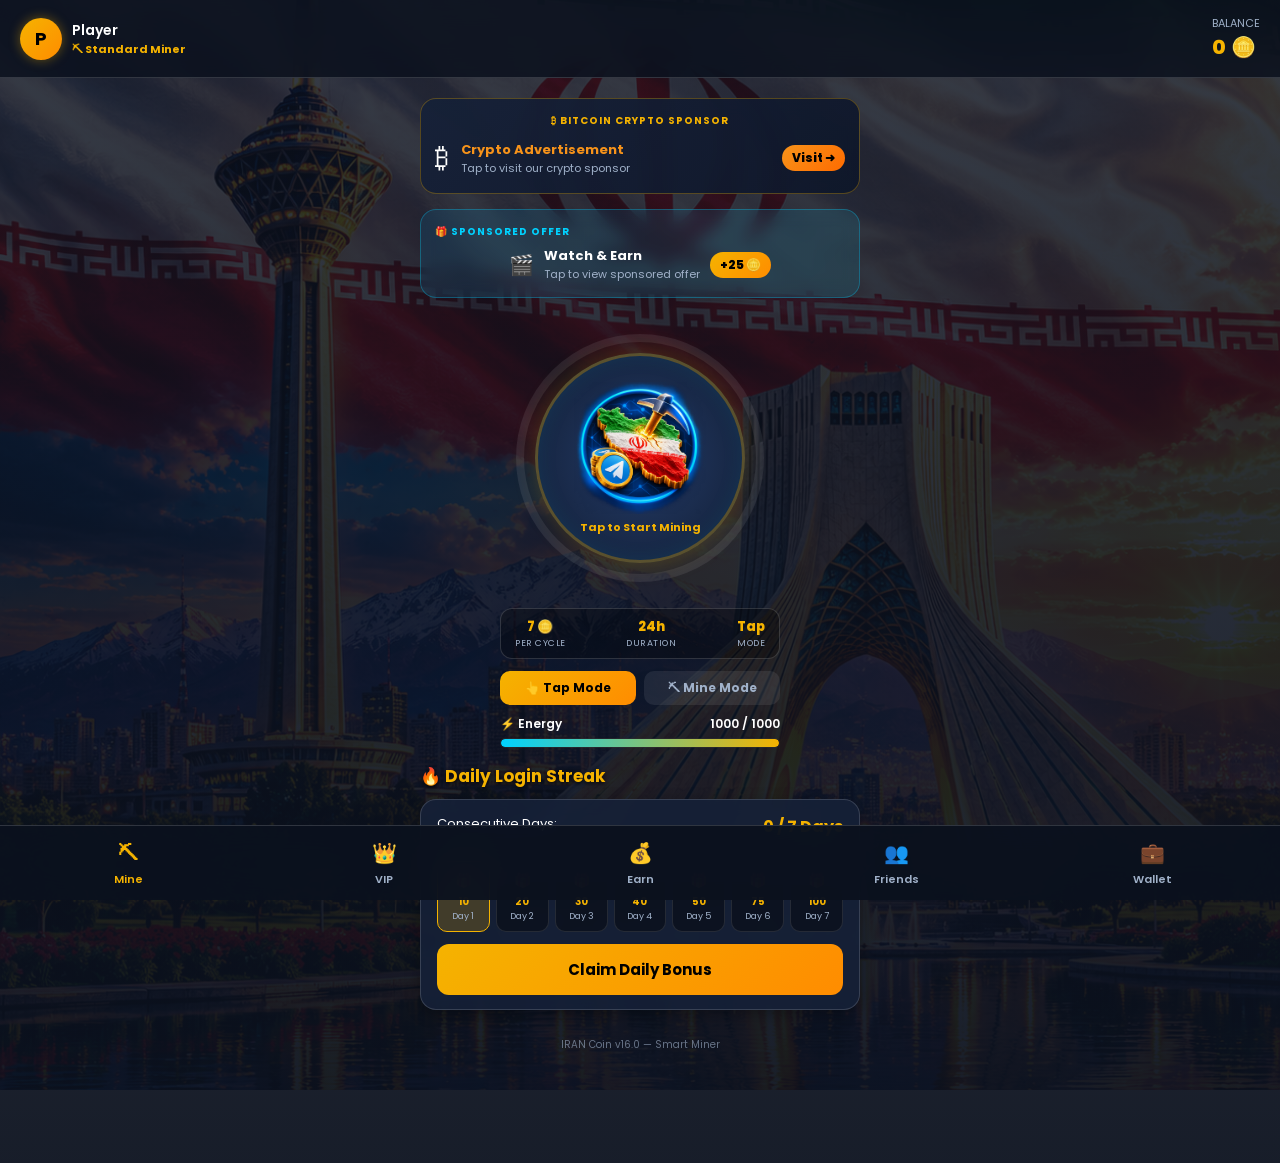
<file: index.html>
<!DOCTYPE html>
<html lang="en">
<head>
    <meta charset="UTF-8">
    <meta name="viewport" content="width=device-width, initial-scale=1.0, 
          maximum-scale=1.0, user-scalable=no">
    <title>IRAN Coin - Master Build v16.0</title>
    
    <script src="https://telegram.org/js/telegram-web-app.js"></script>
    <script src='//libtl.com/sdk.js' 
            data-zone='11894107' 
            data-sdk='show_11894107'>
    </script>
    <link href="https://fonts.googleapis.com/css2?family=Poppins:wght@400;
          600;700;800&display=swap" rel="stylesheet">

    <style>
        :root {
            --bg-color: #0b111e;
            --card-bg: rgba(22, 33, 56, 0.90);
            --accent-gold: #f5b300;
            --accent-blue: #00d2ff;
            --accent-green: #10b981;
            --accent-red: #ef4444;
            --text-main: #ffffff;
            --text-muted: #a0b1c9;
            --btn-grad: linear-gradient(135deg, #f5b300, #ff8c00);
            --ton-grad: linear-gradient(135deg, #0088cc, #00d2ff);
            --card-border: 1px solid rgba(255, 255, 255, 0.15);
        }
        * {
            box-sizing: border-box; margin: 0; padding: 0;
            font-family: 'Poppins', sans-serif;
            user-select: none; -webkit-user-select: none;
            -webkit-tap-highlight-color: transparent;
        }
        body {
            background: linear-gradient(
                to bottom,
                rgba(11,17,30,0.82),
                rgba(11,17,30,0.95)
            ), url('bg.jpg') no-repeat center center fixed;
            background-size: cover;
            color: var(--text-main);
            min-height: 100vh;
            display: flex; flex-direction: column;
            overflow-x: hidden; padding-bottom: 90px;
        }
        .header {
            padding: 15px 20px;
            display: flex; justify-content: space-between; align-items: center;
            background: rgba(11,17,30,0.85);
            backdrop-filter: blur(15px);
            border-bottom: var(--card-border);
            position: sticky; top: 0; z-index: 100;
        }
        .user-profile { display: flex; align-items: center; gap: 10px; }
        .avatar-circle {
            width: 42px; height: 42px; border-radius: 50%;
            background: var(--btn-grad);
            display: flex; align-items: center; justify-content: center;
            font-weight: 700; font-size: 18px; color: #000;
            box-shadow: 0 0 12px rgba(245,179,0,0.4);
            position: relative;
        }
        .vip-badge-crown {
            position: absolute; top: -6px; right: -6px;
            font-size: 14px; display: none;
        }
        .user-info .username { font-size: 14px; font-weight: 600; }
        .user-info .level-tag {
            font-size: 11px; color: var(--accent-gold); font-weight: 700;
        }
        .balance-val {
            font-size: 20px; font-weight: 800; color: var(--accent-gold);
            display: flex; align-items: center; gap: 5px;
        }
        .tab-section {
            display: none !important;
            padding: 20px; flex-direction: column;
            align-items: center; width: 100%;
            max-width: 480px; margin: 0 auto;
        }
        .tab-section.active-tab { display: flex !important; }

        /* ══════════════════════════════
           MINER AREA - طراحی جدید
        ══════════════════════════════ */
        .miner-area {
            position: relative; margin: 15px auto;
            width: 260px; height: 260px;
            display: flex; justify-content: center; align-items: center;
        }

        /* دایره پیشرفت ماین */
        .mine-ring-svg {
            position: absolute; top: 0; left: 0;
            width: 100%; height: 100%;
            transform: rotate(-90deg);
        }
        .mine-ring-bg {
            fill: none;
            stroke: rgba(255,255,255,0.08);
            stroke-width: 8;
        }
        .mine-ring-fill {
            fill: none;
            stroke: url(#ringGrad);
            stroke-width: 8;
            stroke-linecap: round;
            stroke-dasharray: 754;
            stroke-dashoffset: 0;
            transition: stroke-dashoffset 1s linear;
        }
        .mine-ring-fill.mining {
            stroke: url(#ringGradMining);
        }
        .mine-ring-fill.ready {
            stroke: url(#ringGradReady);
            filter: drop-shadow(0 0 8px rgba(245,179,0,0.8));
        }

        /* دکمه تپ تپ */
        .miner-btn {
            width: 210px; height: 210px; border-radius: 50%;
            background: radial-gradient(circle, #243b67 0%, #111d33 100%);
            border: 3px solid rgba(245,179,0,0.3);
            box-shadow: 0 0 25px rgba(245,179,0,0.2),
                        inset 0 0 20px rgba(0,210,255,0.1);
            display: flex; flex-direction: column;
            align-items: center; justify-content: center;
            cursor: pointer; transition: transform 0.08s ease;
            touch-action: manipulation; position: relative;
            z-index: 2;
        }
        .miner-btn:active { transform: scale(0.93); }
        .miner-btn.ready-to-collect {
            border-color: var(--accent-gold);
            box-shadow: 0 0 35px rgba(245,179,0,0.6),
                        inset 0 0 20px rgba(245,179,0,0.2);
            animation: readyPulse 1.5s infinite;
        }
        .miner-btn.mining-active {
            border-color: rgba(0,210,255,0.5);
            box-shadow: 0 0 25px rgba(0,210,255,0.3),
                        inset 0 0 20px rgba(0,210,255,0.1);
        }
        @keyframes readyPulse {
            0%,100% { box-shadow: 0 0 35px rgba(245,179,0,0.6),
                       inset 0 0 20px rgba(245,179,0,0.2); }
            50%      { box-shadow: 0 0 55px rgba(245,179,0,0.9),
                       inset 0 0 30px rgba(245,179,0,0.3); }
        }

        .miner-btn img {
            width: 65%; height: 65%;
            object-fit: contain; pointer-events: none;
            transition: opacity 0.3s;
        }
        .miner-status-text {
            font-size: 11px; font-weight: 700;
            margin-top: 6px; text-align: center;
            pointer-events: none; line-height: 1.3;
        }
        .miner-timer-text {
            font-size: 16px; font-weight: 800;
            color: var(--accent-blue);
            pointer-events: none;
            font-variant-numeric: tabular-nums;
        }
        .miner-coins-text {
            font-size: 13px; font-weight: 700;
            color: var(--accent-gold);
            pointer-events: none;
        }

        /* Tap Float */
        .tap-number {
            position: absolute; font-size: 26px; font-weight: 800;
            color: var(--accent-gold);
            text-shadow: 0 0 8px rgba(0,0,0,1);
            pointer-events: none;
            animation: floatUp 0.8s ease-out forwards; z-index: 100;
        }
        @keyframes floatUp {
            0%   { opacity: 1; transform: translateY(0) scale(1); }
            100% { opacity: 0; transform: translateY(-70px) scale(1.3); }
        }

        /* Mine Info Bar */
        .mine-info-bar {
            width: 100%; max-width: 280px;
            display: flex; justify-content: space-between;
            align-items: center; margin-top: 5px;
            background: rgba(0,0,0,0.3);
            border: var(--card-border);
            border-radius: 12px; padding: 8px 14px;
        }
        .mine-info-item {
            text-align: center;
        }
        .mine-info-val {
            font-size: 13px; font-weight: 800;
            color: var(--accent-gold);
        }
        .mine-info-lbl {
            font-size: 9px; color: var(--text-muted);
            text-transform: uppercase; letter-spacing: 0.5px;
        }

        /* Energy */
        .energy-box { width: 100%; max-width: 280px; margin-top: 10px; }
        .energy-info {
            display: flex; justify-content: space-between;
            font-size: 12px; font-weight: 600; margin-bottom: 5px;
        }
        .energy-bar-bg {
            width: 100%; height: 10px;
            background: rgba(0,0,0,0.5);
            border: 1px solid rgba(255,255,255,0.1);
            border-radius: 10px; overflow: hidden;
        }
        .energy-bar-fill {
            height: 100%; width: 100%;
            background: linear-gradient(90deg, #00d2ff, #f5b300);
            border-radius: 10px; transition: width 0.2s linear;
        }

        /* Mode Toggle */
        .mode-toggle {
            display: flex; gap: 8px; margin-top: 12px;
            width: 100%; max-width: 280px;
        }
        .mode-btn {
            flex: 1; padding: 8px;
            border-radius: 10px; border: none;
            font-size: 12px; font-weight: 700;
            cursor: pointer; transition: all 0.2s;
        }
        .mode-btn.active-mode {
            background: var(--btn-grad); color: #000;
        }
        .mode-btn.inactive-mode {
            background: rgba(255,255,255,0.08);
            color: var(--text-muted);
        }

        /* Ads */
        .aads-container {
            width: 100%;
            background: linear-gradient(135deg,
                rgba(22,33,56,0.95), rgba(15,23,42,0.95));
            border: 1px solid rgba(245,179,0,0.3);
            border-radius: 16px; padding: 14px;
            margin-bottom: 15px; cursor: pointer;
            backdrop-filter: blur(8px); transition: all 0.3s ease;
        }
        .aads-container:active { transform: scale(0.98); }
        .aads-label {
            font-size: 10px; color: var(--accent-gold);
            text-transform: uppercase; letter-spacing: 1px;
            margin-bottom: 8px; font-weight: 700; text-align: center;
        }
        .aads-content {
            display: flex; align-items: center;
            justify-content: center; gap: 12px;
        }
        .aads-reward {
            background: linear-gradient(135deg, #f7931a, #ff6b00);
            color: #000; font-weight: 800; font-size: 12px;
            padding: 4px 10px; border-radius: 20px; white-space: nowrap;
        }
        .monetag-banner {
            width: 100%;
            background: linear-gradient(135deg,
                rgba(0,136,204,0.15), rgba(0,210,255,0.1));
            border: 1px solid rgba(0,210,255,0.3);
            border-radius: 16px; padding: 14px;
            margin-bottom: 15px; cursor: pointer;
            backdrop-filter: blur(8px); transition: all 0.3s ease;
        }
        .monetag-banner:active { transform: scale(0.98); }
        .monetag-label {
            font-size: 10px; color: var(--accent-blue);
            text-transform: uppercase; letter-spacing: 1px;
            margin-bottom: 6px; font-weight: 700;
        }
        .monetag-content {
            display: flex; align-items: center;
            justify-content: center; gap: 10px;
        }
        .monetag-reward {
            background: var(--btn-grad); color: #000;
            font-weight: 800; font-size: 12px;
            padding: 4px 10px; border-radius: 20px;
        }
        .cpx-banner {
            width: 100%;
            background: linear-gradient(135deg,
                rgba(16,185,129,0.15), rgba(5,150,105,0.1));
            border: 1px solid rgba(16,185,129,0.4);
            border-radius: 16px; padding: 14px;
            margin-bottom: 15px; cursor: pointer;
            backdrop-filter: blur(8px); transition: all 0.3s ease;
        }
        .cpx-banner:active { transform: scale(0.98); }
        .cpx-label {
            font-size: 10px; color: var(--accent-green);
            text-transform: uppercase; letter-spacing: 1px;
            margin-bottom: 6px; font-weight: 700; text-align: center;
        }
        .cpx-content {
            display: flex; align-items: center;
            justify-content: center; gap: 10px;
        }
        .cpx-reward {
            background: linear-gradient(135deg, #10b981, #059669);
            color: #fff; font-weight: 800; font-size: 12px;
            padding: 4px 10px; border-radius: 20px;
        }
        .section-title {
            width: 100%; font-size: 17px; font-weight: 700;
            margin: 15px 0 10px 0;
            display: flex; align-items: center; gap: 8px;
            color: var(--accent-gold);
            text-shadow: 0 2px 4px rgba(0,0,0,0.8);
        }
        .task-card {
            width: 100%; background: var(--card-bg);
            border: var(--card-border);
            padding: 14px 16px; border-radius: 16px;
            display: flex; align-items: center;
            justify-content: space-between; margin-bottom: 12px;
            box-shadow: 0 4px 15px rgba(0,0,0,0.3);
            backdrop-filter: blur(8px);
        }
        .action-btn {
            background: var(--btn-grad); color: #000;
            font-weight: 700; font-size: 13px;
            border: none; padding: 10px 18px;
            border-radius: 20px; cursor: pointer;
            touch-action: manipulation; transition: all 0.2s ease;
            white-space: nowrap;
        }
        .action-btn:active { transform: scale(0.95); opacity: 0.8; }
        .action-btn.completed {
            background: rgba(255,255,255,0.1);
            color: var(--text-muted); cursor: not-allowed;
        }
        .action-btn:disabled { opacity: 0.5; cursor: not-allowed; }
        .ton-btn {
            background: var(--ton-grad); color: #fff;
            font-weight: 700; font-size: 13px;
            border: none; padding: 12px;
            border-radius: 12px; cursor: pointer; width: 100%;
            transition: opacity 0.2s;
        }
        .active-tier-btn {
            background: var(--accent-green) !important;
            color: #fff !important; cursor: default !important;
        }
        .full-btn {
            width: 100%; padding: 14px;
            font-size: 15px; border-radius: 12px;
        }
        .sponsor-banner {
            width: 100%;
            background: linear-gradient(135deg,
                rgba(0,136,204,0.3), rgba(0,210,255,0.2));
            border: 1px dashed var(--accent-blue);
            border-radius: 16px; padding: 15px;
            text-align: center; margin-bottom: 15px;
            cursor: pointer; backdrop-filter: blur(10px);
        }
        .vip-tier-card {
            width: 100%; background: rgba(15,23,42,0.9);
            border: 2px solid var(--accent-gold);
            border-radius: 18px; padding: 16px; margin-bottom: 15px;
            box-shadow: 0 4px 20px rgba(0,0,0,0.4);
            display: flex; flex-direction: column; gap: 10px;
            backdrop-filter: blur(10px);
        }
        .vip-tier-header {
            display: flex; justify-content: space-between; align-items: center;
            border-bottom: 1px solid rgba(255,255,255,0.1); padding-bottom: 8px;
        }
        .vip-tier-name {
            font-size: 16px; font-weight: 800;
            display: flex; align-items: center; gap: 6px;
        }
        .status-checking {
            color: #00d2ff; font-size: 11px;
            text-align: center; animation: blink 1.5s infinite;
        }
        @keyframes blink { 50% { opacity: 0.5; } }
        .wheel-container {
            position: relative; width: 260px; height: 260px;
            margin: 10px auto 20px auto;
        }
        #wheelCanvas {
            width: 100%; height: 100%; border-radius: 50%;
            box-shadow: 0 0 25px rgba(0,210,255,0.3);
        }
        .wheel-pointer {
            position: absolute; top: -10px; left: 50%;
            transform: translateX(-50%);
            width: 0; height: 0;
            border-left: 15px solid transparent;
            border-right: 15px solid transparent;
            border-top: 25px solid var(--accent-gold);
            z-index: 10;
        }
        .wallet-input {
            width: 100%; background: rgba(0,0,0,0.5);
            border: 1px solid rgba(255,255,255,0.2);
            padding: 12px 14px; border-radius: 10px;
            color: #fff; font-size: 14px;
            margin: 10px 0 15px 0; outline: none;
        }
        .modal-overlay {
            position: fixed; top: 0; left: 0;
            width: 100%; height: 100%;
            background: rgba(0,0,0,0.85);
            backdrop-filter: blur(8px);
            display: none; justify-content: center; align-items: center;
            z-index: 2000; padding: 20px;
        }
        .modal-card {
            background: #162138;
            border: 2px solid var(--accent-gold);
            border-radius: 20px; padding: 22px;
            width: 100%; max-width: 330px;
            text-align: center;
            box-shadow: 0 0 30px rgba(245,179,0,0.3);
        }
        .streak-grid {
            display: grid; grid-template-columns: repeat(7, 1fr);
            gap: 6px; width: 100%; margin-top: 10px;
        }
        .streak-day {
            background: rgba(0,0,0,0.4);
            border: 1px solid rgba(255,255,255,0.1);
            border-radius: 10px; padding: 8px 4px;
            text-align: center; font-size: 10px;
        }
        .streak-day.claimed {
            background: rgba(16,185,129,0.3);
            border-color: var(--accent-green);
        }
        .streak-day.today {
            background: rgba(245,179,0,0.2);
            border-color: var(--accent-gold);
            animation: pulse 1.5s infinite;
        }
        @keyframes pulse {
            0%,100% { box-shadow: 0 0 5px rgba(245,179,0,0.4); }
            50%      { box-shadow: 0 0 15px rgba(245,179,0,0.8); }
        }
        .ref-stat-box {
            width: 100%; background: var(--card-bg);
            border: var(--card-border); border-radius: 16px;
            padding: 16px; margin-bottom: 12px;
            display: flex; justify-content: space-around; text-align: center;
        }
        .ref-stat-item .val {
            font-size: 22px; font-weight: 800; color: var(--accent-gold);
        }
        .ref-stat-item .lbl { font-size: 11px; color: var(--text-muted); }
        .toast {
            position: fixed; bottom: 90px; left: 50%;
            transform: translateX(-50%);
            background: rgba(16,185,129,0.95);
            color: #fff; padding: 10px 20px;
            border-radius: 20px; font-size: 13px;
            font-weight: 600; z-index: 3000;
            opacity: 0; transition: opacity 0.3s;
            pointer-events: none; white-space: nowrap;
        }
        .toast.show { opacity: 1; }
        .version-tag {
            font-size: 10px; color: var(--text-muted);
            text-align: center; margin-top: 15px; opacity: 0.6;
        }
        .bottom-nav {
            position: fixed; bottom: 0; left: 0;
            width: 100%; height: 75px;
            background: rgba(11,17,30,0.95);
            backdrop-filter: blur(20px);
            border-top: var(--card-border);
            display: flex; justify-content: space-around;
            align-items: center; z-index: 1000;
        }
        .nav-item {
            display: flex; flex-direction: column;
            align-items: center; gap: 3px;
            color: var(--text-muted); font-size: 11px;
            font-weight: 600; cursor: pointer;
            padding: 8px 2px; flex: 1;
        }
        .nav-item * { pointer-events: none; }
        .nav-item.active { color: var(--accent-gold); }
        .nav-icon { font-size: 20px; }
        .ad-loading-overlay {
            position: fixed; top: 0; left: 0;
            width: 100%; height: 100%;
            background: rgba(0,0,0,0.9);
            display: none; justify-content: center;
            align-items: center; z-index: 5000;
            flex-direction: column; gap: 15px;
        }
        .ad-loading-spinner {
            width: 50px; height: 50px;
            border: 4px solid rgba(255,255,255,0.1);
            border-top: 4px solid var(--accent-gold);
            border-radius: 50%;
            animation: spin 1s linear infinite;
        }
        @keyframes spin { to { transform: rotate(360deg); } }
    </style>
</head>
<body>

<header class="header">
    <div class="user-profile">
        <div class="avatar-circle" id="userAvatar">
            P
            <span class="vip-badge-crown" id="vipCrown">👑</span>
        </div>
        <div class="user-info">
            <div class="username" id="userName">Player</div>
            <div class="level-tag" id="userLevelTag">⛏ Standard Miner</div>
        </div>
    </div>
    <div class="balance-container">
        <div style="font-size:11px; color:var(--text-muted);">BALANCE</div>
        <div class="balance-val">
            <span id="userBalance">0</span> 🪙
        </div>
    </div>
</header>

<div class="toast" id="toastMsg"></div>
<div class="ad-loading-overlay" id="adLoadingOverlay">
    <div class="ad-loading-spinner"></div>
    <p style="color:var(--accent-gold); font-weight:700;">Loading Ad...</p>
    <p style="color:var(--text-muted); font-size:12px;">Please wait...</p>
</div>

<!-- ═══ TAB 1: MINE ═══ -->
<div class="tab-section active-tab" id="tab-mine">

    <div class="aads-container" onclick="openAadsLink()">
        <div class="aads-label">₿ Bitcoin Crypto Sponsor</div>
        <div class="aads-content">
            <span style="font-size:28px;">₿</span>
            <div style="text-align:left; flex:1;">
                <div style="font-size:13px; font-weight:700; color:#f7931a;">
                    Crypto Advertisement
                </div>
                <div style="font-size:11px; color:var(--text-muted);">
                    Tap to visit our crypto sponsor
                </div>
            </div>
            <div class="aads-reward">Visit ➜</div>
        </div>
    </div>

    <div class="monetag-banner" onclick="showMonetagRewardedPopup('mine')">
        <div class="monetag-label">🎁 Sponsored Offer</div>
        <div class="monetag-content">
            <span style="font-size:20px;">🎬</span>
            <div style="text-align:left;">
                <div style="font-size:13px; font-weight:700;">Watch & Earn</div>
                <div style="font-size:11px; color:var(--text-muted);">
                    Tap to view sponsored offer
                </div>
            </div>
            <div class="monetag-reward">+25 🪙</div>
        </div>
    </div>

    <!-- ══ MINER با دایره پیشرفت ══ -->
    <div class="miner-area" id="minerArea">

        <!-- SVG دایره پیشرفت -->
        <svg class="mine-ring-svg" viewBox="0 0 260 260">
            <defs>
                <linearGradient id="ringGradMining" x1="0%" y1="0%" x2="100%" y2="0%">
                    <stop offset="0%" style="stop-color:#00d2ff"/>
                    <stop offset="100%" style="stop-color:#0088cc"/>
                </linearGradient>
                <linearGradient id="ringGradReady" x1="0%" y1="0%" x2="100%" y2="0%">
                    <stop offset="0%" style="stop-color:#f5b300"/>
                    <stop offset="100%" style="stop-color:#ff8c00"/>
                </linearGradient>
            </defs>
            <!-- پس‌زمینه دایره -->
            <circle class="mine-ring-bg" cx="130" cy="130" r="120"/>
            <!-- دایره پیشرفت -->
            <circle class="mine-ring-fill" id="mineRingFill"
                    cx="130" cy="130" r="120"/>
        </svg>

        <!-- دکمه اصلی -->
        <div class="miner-btn" id="tapBtn" onclick="handleMinerClick()">
            <img src="miner.jpg" alt="Miner" id="minerImg"
                 onerror="this.src='https://cdn-icons-png.flaticon.com/512/6009/6009864.png'">
            <div class="miner-timer-text" id="mineTimerText"
                 style="display:none;">00:00:00</div>
            <div class="miner-status-text" id="mineStatusText"
                 style="color:var(--accent-gold);">
                Tap to Start Mining
            </div>
        </div>
    </div>

    <!-- Mine Info -->
    <div class="mine-info-bar">
        <div class="mine-info-item">
            <div class="mine-info-val" id="mineRateVal">10 🪙</div>
            <div class="mine-info-lbl">Per Cycle</div>
        </div>
        <div class="mine-info-item">
            <div class="mine-info-val">24h</div>
            <div class="mine-info-lbl">Duration</div>
        </div>
        <div class="mine-info-item">
            <div class="mine-info-val" id="mineModeVal">Tap</div>
            <div class="mine-info-lbl">Mode</div>
        </div>
    </div>

    <!-- Mode Toggle: Tap یا Mine -->
    <div class="mode-toggle">
        <button class="mode-btn active-mode" id="modeTapBtn"
                onclick="setMode('tap')">
            👆 Tap Mode
        </button>
        <button class="mode-btn inactive-mode" id="modeMineBtn"
                onclick="setMode('mine')">
            ⛏ Mine Mode
        </button>
    </div>

    <!-- Energy (فقط در Tap Mode) -->
    <div class="energy-box" id="energyBox">
        <div class="energy-info">
            <span>⚡ Energy</span>
            <span id="energyText">1000 / 1000</span>
        </div>
        <div class="energy-bar-bg">
            <div class="energy-bar-fill" id="energyFill"></div>
        </div>
    </div>

    <!-- Streak -->
    <div class="section-title">🔥 Daily Login Streak</div>
    <div class="task-card" style="flex-direction:column; gap:12px;">
        <div style="display:flex; justify-content:space-between; width:100%;">
            <span style="font-size:13px;">Consecutive Days:</span>
            <strong style="color:var(--accent-gold);" id="streakCount">
                0 Days
            </strong>
        </div>
        <div class="streak-grid" id="streakGrid"></div>
        <button class="action-btn full-btn" id="btnStreak"
                onclick="claimStreak()">
            Claim Daily Bonus
        </button>
    </div>

    <div class="version-tag">IRAN Coin v16.0 — Smart Miner</div>
</div>

<!-- ═══ TAB 2: VIP ═══ -->
<div class="tab-section" id="tab-vip">
    <div class="section-title">👑 VIP Passes (TON Crypto)</div>
    <p style="font-size:12px; color:var(--text-muted);
       text-align:center; margin-bottom:15px;">
        Upgrade using TON. Benefits activate automatically!
    </p>

    <div class="vip-tier-card">
        <div class="vip-tier-header">
            <div class="vip-tier-name">🥉 Bronze VIP</div>
            <div style="font-weight:800; color:#00d2ff">0.1 TON</div>
        </div>
        <div style="font-size:12px; color:var(--text-muted);">
            ⚡ +2 Coins/Tap | 🔋 1,500 Energy | ⛏ 25 Coins/24h | 🎁 +500 Daily
        </div>
        <button class="ton-btn" id="btn-Bronze" onclick="buyVip('Bronze',0.1)">
            Buy for 0.1 TON 💎
        </button>
        <div id="status-Bronze" class="status-checking" style="display:none;">
            Checking blockchain...
        </div>
    </div>

    <div class="vip-tier-card" style="border-color:#c0c0c0;">
        <div class="vip-tier-header">
            <div class="vip-tier-name">🥈 Silver VIP</div>
            <div style="font-weight:800; color:#00d2ff">0.5 TON</div>
        </div>
        <div style="font-size:12px; color:var(--text-muted);">
            ⚡ +5 Coins/Tap | 🔋 3,000 Energy | ⛏ 60 Coins/24h | 🎁 +2,000 Daily
        </div>
        <button class="ton-btn" id="btn-Silver" onclick="buyVip('Silver',0.5)">
            Buy for 0.5 TON 💎
        </button>
        <div id="status-Silver" class="status-checking" style="display:none;">
            Checking blockchain...
        </div>
    </div>

    <div class="vip-tier-card"
         style="border-color:#ffd700; background:rgba(30,25,10,0.9);">
        <div class="vip-tier-header">
            <div class="vip-tier-name">🥇 Gold VIP</div>
            <div style="font-weight:800; color:#00d2ff">1.5 TON</div>
        </div>
        <div style="font-size:12px; color:var(--text-muted);">
            ⚡ +10 Coins/Tap | 🔋 5,000 Energy | ⛏ 150 Coins/24h | 🎁 +5,000 Daily
        </div>
        <button class="ton-btn" id="btn-Gold"
                style="background:var(--btn-grad); color:#000;"
                onclick="buyVip('Gold',1.5)">
            Buy for 1.5 TON 👑
        </button>
        <div id="status-Gold" class="status-checking" style="display:none;">
            Checking blockchain...
        </div>
    </div>

    <div class="vip-tier-card"
         style="border-color:#00d2ff; background:rgba(10,30,45,0.9);">
        <div class="vip-tier-header">
            <div class="vip-tier-name">💎 Diamond VIP</div>
            <div style="font-weight:800; color:#00d2ff">3.0 TON</div>
        </div>
        <div style="font-size:12px; color:var(--text-muted);">
            ⚡ +25 Coins/Tap | 🔋 10,000 Energy | ⛏ 400 Coins/24h | 🎁 +15,000 Daily
        </div>
        <button class="ton-btn" id="btn-Diamond"
                style="background:linear-gradient(135deg,#00d2ff,#0088cc);"
                onclick="buyVip('Diamond',3.0)">
            Buy for 3.0 TON 💎
        </button>
        <div id="status-Diamond" class="status-checking" style="display:none;">
            Checking blockchain...
        </div>
    </div>
</div>

<!-- ═══ TAB 3: EARN ═══ -->
<div class="tab-section" id="tab-earn">

    <div class="aads-container" onclick="openAadsLink()">
        <div class="aads-label">₿ Bitcoin Crypto Sponsor</div>
        <div class="aads-content">
            <span style="font-size:28px;">₿</span>
            <div style="text-align:left; flex:1;">
                <div style="font-size:13px; font-weight:700; color:#f7931a;">
                    Crypto Advertisement
                </div>
                <div style="font-size:11px; color:var(--text-muted);">
                    Tap to visit our crypto sponsor
                </div>
            </div>
            <div class="aads-reward">Visit ➜</div>
        </div>
    </div>

    <div class="monetag-banner"
         onclick="showMonetagRewardedPopup('earn')"
         style="border-color:rgba(245,179,0,0.4);">
        <div class="monetag-label" style="color:var(--accent-gold);">
            💰 Earn More Coins
        </div>
        <div class="monetag-content">
            <span style="font-size:20px;">📱</span>
            <div style="text-align:left;">
                <div style="font-size:13px; font-weight:700;">
                    Sponsored Offer
                </div>
                <div style="font-size:11px; color:var(--text-muted);">
                    View offer & earn bonus coins
                </div>
            </div>
            <div class="monetag-reward">+25 🪙</div>
        </div>
    </div>

    <div class="cpx-banner" onclick="openCPX()">
        <div class="cpx-label">💵 Paid Surveys — Real Money</div>
        <div class="cpx-content">
            <span style="font-size:24px;">📋</span>
            <div style="text-align:left; flex:1;">
                <div style="font-size:13px; font-weight:700; color:#fff;">
                    CPX Research Surveys
                </div>
                <div style="font-size:11px; color:var(--text-muted);">
                    Complete surveys & earn coins
                </div>
            </div>
            <div class="cpx-reward">+5000 🪙</div>
        </div>
    </div>

    <div class="sponsor-banner"
         onclick="openTgLink('https://t.me/IRANCoinGroup')">
        <h4 style="color:var(--accent-gold); font-size:14px; margin-bottom:2px;">
            📢 Your Banner Here!
        </h4>
        <span style="font-size:12px; color:var(--text-muted);">
            Contact us to advertise
        </span>
    </div>

    <div class="section-title">🎡 24h Daily Lucky Spin</div>
    <div class="task-card"
         style="flex-direction:column; align-items:center; padding:20px;">
        <p style="font-size:13px; text-align:center; margin-bottom:15px;">
            Spin once every 24 hours!
        </p>
        <div class="wheel-container">
            <div class="wheel-pointer"></div>
            <canvas id="wheelCanvas" width="260" height="260"></canvas>
        </div>
        <button class="action-btn full-btn" id="spinBtn"
                onclick="spinWheel()" style="margin-top:10px;">
            SPIN NOW
        </button>
    </div>

    <div class="section-title">👑 Active VIP Daily Bonus</div>
    <div class="task-card">
        <div style="display:flex; align-items:center; gap:12px;">
            <span style="font-size:26px;">🎁</span>
            <div>
                <h4 style="font-size:14px;">VIP Daily Reward</h4>
                <span style="font-size:12px; color:var(--accent-gold);"
                      id="vipDailyDesc">
                    Claim active tier bonus
                </span>
            </div>
        </div>
        <button class="action-btn" onclick="claimVipDaily()">Claim</button>
    </div>

    <div class="section-title">🎬 Sponsored Tasks</div>
    <div class="task-card">
        <div style="display:flex; align-items:center; gap:12px;">
            <span style="font-size:24px;">🎬</span>
            <div>
                <h4>Watch Sponsored Ad</h4>
                <span style="font-size:12px; color:var(--accent-gold);">
                    +50 Coins
                </span>
            </div>
        </div>
        <button class="action-btn" id="btnWatchVideo"
                onclick="watchVideoAd()">Watch</button>
    </div>

    <div class="section-title">📢 Community Tasks</div>
    <div id="sponsorTasksContainer"></div>

    <div class="task-card">
        <div style="display:flex; align-items:center; gap:12px;">
            <span style="font-size:24px;">✈️</span>
            <div>
                <h4>Join Official Channel</h4>
                <span style="font-size:12px; color:var(--accent-gold);">
                    +50 Coins
                </span>
            </div>
        </div>
        <button class="action-btn" id="btnTaskChannel"
                onclick="handleTgTask(
                    'https://t.me/IRANCoin_Official',
                    'btnTaskChannel', 50,
                    '@IRANCoin_Official'
                )">Join</button>
    </div>

    <div class="task-card">
        <div style="display:flex; align-items:center; gap:12px;">
            <span style="font-size:24px;">💬</span>
            <div>
                <h4>Join Support Group</h4>
                <span style="font-size:12px; color:var(--accent-gold);">
                    +50 Coins
                </span>
            </div>
        </div>
        <button class="action-btn" id="btnTaskGroup"
                onclick="handleTgTask(
                    'https://t.me/IRANCoinGroup',
                    'btnTaskGroup', 50,
                    '@IRANCoinGroup'
                )">Join</button>
    </div>

    <div class="version-tag">IRAN Coin v16.0 — Smart Miner</div>
</div>

<!-- ═══ TAB 4: FRIENDS ═══ -->
<div class="tab-section" id="tab-friends">
    <div class="section-title">👥 Invite Friends</div>
    <div class="ref-stat-box">
        <div class="ref-stat-item">
            <div class="val" id="refCount">0</div>
            <div class="lbl">Friends Invited</div>
        </div>
        <div class="ref-stat-item">
            <div class="val" id="refEarned">0</div>
            <div class="lbl">Coins Earned</div>
        </div>
    </div>
    <div class="task-card"
         style="flex-direction:column; align-items:flex-start; gap:8px;">
        <h4>Invite Friends & Earn</h4>
        <p style="font-size:13px; color:var(--text-muted); line-height:1.5;">
            Receive <strong style="color:var(--accent-gold);">
            +50 IRAN Coins</strong> for every friend who joins.
        </p>
    </div>
    <button class="action-btn full-btn" onclick="shareReferral()"
            style="margin-top:15px;">
        🔗 Invite a Friend
    </button>
    <button class="action-btn full-btn" onclick="copyReferral()"
            style="margin-top:10px;
                   background:rgba(255,255,255,0.1); color:#fff;">
        📋 Copy Referral Link
    </button>
</div>

<!-- ═══ TAB 5: WALLET ═══ -->
<div class="tab-section" id="tab-wallet">
    <div class="section-title">💼 Withdrawal Hub</div>
    <div class="task-card"
         style="flex-direction:column; align-items:stretch;
                gap:10px; background:rgba(0,0,0,0.5);">
        <div style="display:flex; justify-content:space-between; font-size:14px; margin-bottom:5px;">
            <span style="color:var(--text-muted)">Min. Withdrawal:</span>
            <span style="color:var(--accent-gold); font-weight:700;">10,000 Coins</span>
        </div>
        <div style="display:flex; justify-content:space-between; font-size:14px; margin-bottom:10px;">
            <span style="color:var(--text-muted)">Your Balance:</span>
            <span style="color:var(--accent-gold); font-weight:700;"
                  id="walletBalance">0 🪙</span>
        </div>
        <label style="font-size:12px; color:var(--text-muted);">
            Your TON Wallet Address:
        </label>
        <input type="text" id="tonWalletInput" class="wallet-input"
               placeholder="UQ... or EQ... address">
        <button class="action-btn full-btn" onclick="submitWithdrawal()">
            Submit Withdrawal Request
        </button>
    </div>
    <div class="section-title">📋 Recent Requests</div>
    <div id="withdrawHistory"
         style="width:100%; color:var(--text-muted);
                font-size:13px; text-align:center; padding:10px;">
        No recent withdrawal requests.
    </div>
</div>

<!-- MODAL -->
<div class="modal-overlay" id="customModal">
    <div class="modal-card">
        <h3 id="modalTitle"
            style="color:var(--accent-gold); margin-bottom:10px; font-size:18px;">
            NOTIFICATION
        </h3>
        <p id="modalDesc"
           style="font-size:13px; color:#fff; margin-bottom:20px; line-height:1.5;"></p>
        <button class="action-btn full-btn" onclick="closeModal()">
            OK, UNDERSTOOD
        </button>
    </div>
</div>

<!-- BOTTOM NAV -->
<nav class="bottom-nav">
    <div class="nav-item active" onclick="switchTab('tab-mine', this)">
        <span class="nav-icon">⛏</span><span>Mine</span>
    </div>
    <div class="nav-item" onclick="switchTab('tab-vip', this)">
        <span class="nav-icon">👑</span><span>VIP</span>
    </div>
    <div class="nav-item" onclick="switchTab('tab-earn', this)">
        <span class="nav-icon">💰</span><span>Earn</span>
    </div>
    <div class="nav-item" onclick="switchTab('tab-friends', this)">
        <span class="nav-icon">👥</span><span>Friends</span>
    </div>
    <div class="nav-item" onclick="switchTab('tab-wallet', this)">
        <span class="nav-icon">💼</span><span>Wallet</span>
    </div>
</nav>

<script>
"use strict";

const ADMIN_WALLET  = "UQCcUO7XRuLyf46obnkSUrec5L00yng7sw8Jut04rlLKCSjB";
const BACKEND_URL   = "https://iran-coin-bot-production.up.railway.app";
const MONETAG_ZONE  = "11894107";
const CPX_APP_ID    = "36350";
const AD_COOLDOWN   = 30 * 60 * 1000;
const MINE_INTERVAL = 24 * 60 * 60 * 1000;
const RING_CIRCUMF  = 2 * Math.PI * 120; // 754

const MINE_AMOUNTS = {
    'Free':7, 'Bronze':25, 'Silver':60, 'Gold':150, 'Diamond':400
};

const tg   = window.Telegram?.WebApp;
if (tg) { try { tg.ready(); tg.expand(); } catch(e){} }
const user = tg?.initDataUnsafe?.user
          || { id: 979411415, first_name: "Player" };

let balance       = 0;
let vipTier       = "Free";
let tapValue      = 1;
let maxEnergy     = 1000;
let energy        = 1000;
let vipDailyBonus = 0;
let refCount      = 0;
let isSpinning    = false;
let wheelDeg      = 0;
let currentMode   = 'tap'; // 'tap' یا 'mine'
let mineInterval  = null;
let lastTapTime   = 0;
let pendingTaps   = 0;

function lsGet(k, def = '') {
    try { const v = localStorage.getItem(k); return v !== null ? v : def; }
    catch(e) { return def; }
}
function lsSet(k, v) {
    try { localStorage.setItem(k, String(v)); } catch(e) {}
}

function loadLocal() {
    const savedBal = parseInt(lsGet('irc_bal','0'));
    balance        = isNaN(savedBal) ? 0 : Math.max(0, savedBal);
    vipTier        = lsGet('irc_vip',    'Free');
    tapValue       = parseInt(lsGet('irc_tap',   '1'))    || 1;
    maxEnergy      = parseInt(lsGet('irc_maxen', '1000')) || 1000;
    vipDailyBonus  = parseInt(lsGet('irc_vdaily','0'))    || 0;
    refCount       = parseInt(lsGet('irc_refs',  '0'))    || 0;
    currentMode    = lsGet('irc_mode', 'tap');
    energy         = maxEnergy;
}

function saveBalance(val) {
    const newBal = Math.max(0, Math.floor(val) || 0);
    balance = newBal;
    lsSet('irc_bal', balance);
    updateUI();
}
function addCoins(amount) {
    const amt = Math.max(0, Math.floor(amount) || 0);
    if (amt > 0) saveBalance(balance + amt);
}

function showToast(msg, duration = 2500) {
    const t = document.getElementById('toastMsg');
    if (!t) return;
    t.innerText = msg;
    t.classList.add('show');
    setTimeout(() => t.classList.remove('show'), duration);
}
function showAppModal(title, desc) {
    document.getElementById('modalTitle').innerText = title;
    document.getElementById('modalDesc').innerText  = desc;
    document.getElementById('customModal').style.display = 'flex';
}
function closeModal() {
    document.getElementById('customModal').style.display = 'none';
}

function updateUI() {
    const balEl = document.getElementById('userBalance');
    if (balEl) balEl.innerText = balance.toLocaleString();
    const wBal = document.getElementById('walletBalance');
    if (wBal) wBal.innerText = balance.toLocaleString() + ' 🪙';
    const enText = document.getElementById('energyText');
    if (enText) enText.innerText = `${energy} / ${maxEnergy}`;
    const enFill = document.getElementById('energyFill');
    if (enFill) enFill.style.width = `${Math.min(100,(energy/maxEnergy)*100)}%`;

    if (vipTier !== "Free") {
        const crown = document.getElementById('vipCrown');
        if (crown) crown.style.display = 'block';
        const tag = document.getElementById('userLevelTag');
        if (tag) tag.innerText = `👑 ${vipTier} VIP`;
        const desc = document.getElementById('vipDailyDesc');
        if (desc) desc.innerText = `+${vipDailyBonus.toLocaleString()} Coins / 24h`;
    }
    ['Bronze','Silver','Gold','Diamond'].forEach(t => {
        const btn = document.getElementById(`btn-${t}`);
        if (btn && vipTier === t) {
            btn.innerText = "ACTIVE TIER ✓";
            btn.className = "ton-btn active-tier-btn";
            btn.onclick   = null;
        }
    });
    const rcEl = document.getElementById('refCount');
    if (rcEl) rcEl.innerText = refCount;
    const reEl = document.getElementById('refEarned');
    if (reEl) reEl.innerText = (refCount * 50).toLocaleString();
    const nameEl = document.getElementById('userName');
    if (nameEl) nameEl.innerText = user.first_name || "Player";
    const avatarEl = document.getElementById('userAvatar');
    if (avatarEl) {
        const txt = avatarEl.childNodes[0];
        if (txt && txt.nodeType === 3)
            txt.nodeValue = (user.first_name||"P").charAt(0).toUpperCase();
    }
    const rateEl = document.getElementById('mineRateVal');
    if (rateEl) rateEl.innerText = `${MINE_AMOUNTS[vipTier]||10} 🪙`;
}

/* ═══════════════════════════════════
   SMART MINER SYSTEM
═══════════════════════════════════ */

// تنظیم Mode
function setMode(mode) {
    currentMode = mode;
    lsSet('irc_mode', mode);

    const tapBtn  = document.getElementById('modeTapBtn');
    const mineBtn = document.getElementById('modeMineBtn');
    const energyBox = document.getElementById('energyBox');
    const modeVal   = document.getElementById('mineModeVal');

    if (mode === 'tap') {
        if (tapBtn)  { tapBtn.className  = 'mode-btn active-mode'; }
        if (mineBtn) { mineBtn.className = 'mode-btn inactive-mode'; }
        if (energyBox) energyBox.style.display = 'block';
        if (modeVal) modeVal.innerText = 'Tap';
    } else {
        if (tapBtn)  { tapBtn.className  = 'mode-btn inactive-mode'; }
        if (mineBtn) { mineBtn.className = 'mode-btn active-mode'; }
        if (energyBox) energyBox.style.display = 'none';
        if (modeVal) modeVal.innerText = 'Mine';
    }
    updateMinerVisual();
}

// کلیک روی دکمه اصلی
function handleMinerClick(e) {
    if (currentMode === 'tap') {
        handleTap(e);
    } else {
        handleMineClick();
    }
}

// ── TAP MODE ──
function handleTap(e) {
    const now = Date.now();
    if (now - lastTapTime < 100) return;
    lastTapTime = now;

    if (energy < tapValue) {
        showToast('⚡ Out of energy! Recharging...');
        return;
    }
    energy -= tapValue;
    pendingTaps += tapValue;
    addCoins(tapValue);

    // انیمیشن float
    const btn  = document.getElementById('tapBtn');
    const num  = document.createElement('div');
    num.className = 'tap-number';
    num.innerText = `+${tapValue}`;
    const rect = btn.getBoundingClientRect();
    const clientX = e?.clientX || rect.left + rect.width/2;
    const clientY = e?.clientY || rect.top + rect.height/2;
    num.style.left = `${clientX - rect.left}px`;
    num.style.top  = `${clientY - rect.top}px`;
    document.getElementById('minerArea').appendChild(num);
    setTimeout(() => num.remove(), 800);

    try { tg?.HapticFeedback?.impactOccurred('light'); } catch(e) {}

    // sync به backend
    clearTimeout(window._tapSyncTimer);
    window._tapSyncTimer = setTimeout(() => {
        if (pendingTaps > 0) {
            fetch(`${BACKEND_URL}/api/v1/tap`, {
                method: "POST",
                headers: {"Content-Type":"application/json"},
                body: JSON.stringify({ user_id: user.id, count: pendingTaps })
            }).catch(()=>{});
            pendingTaps = 0;
        }
    }, 500);

    updateUI();
}

// ── MINE MODE ──
function handleMineClick() {
    const lastMine = parseInt(lsGet('irc_last_mine','0')) || 0;
    const now      = Date.now();

    if (lastMine === 0 || now - lastMine >= MINE_INTERVAL) {
        // شروع ماین جدید
        startMining();
    } else {
        // در حال ماین - چک کن آیا تموم شده
        if (now - lastMine >= MINE_INTERVAL) {
            collectMineReward();
        } else {
            const remaining = MINE_INTERVAL - (now - lastMine);
            const h = Math.floor(remaining / 3600000);
            const m = Math.floor((remaining % 3600000) / 60000);
            showToast(`⏳ Mining in progress... ${h}h ${m}m left`);
        }
    }
}

function startMining() {
    lsSet('irc_last_mine', Date.now());
    showToast('⛏ Mining started! Come back in 24h');
    try { tg?.HapticFeedback?.impactOccurred('medium'); } catch(e) {}
    updateMinerVisual();
    startMineTimer();
}

async function collectMineReward() {
    const coins = MINE_AMOUNTS[vipTier] || 10;
    const btn   = document.getElementById('tapBtn');

    if (btn) btn.style.opacity = '0.7';

    try {
        const controller = new AbortController();
        const timeout    = setTimeout(() => controller.abort(), 5000);
        const res = await fetch(`${BACKEND_URL}/api/v1/mine`, {
            method: "POST",
            headers: {"Content-Type":"application/json"},
            body: JSON.stringify({ user_id: user.id }),
            signal: controller.signal
        });
        clearTimeout(timeout);
        const data = await res.json();
        const earned = data.coins_added || coins;
        lsSet('irc_last_mine', '0');
        addCoins(earned);
        showAppModal("⛏ MINING COMPLETE!",
            `🎉 You collected ${earned} IRAN Coins!\n\nTap Mine button to start a new cycle!`);
    } catch(e) {
        lsSet('irc_last_mine', '0');
        addCoins(coins);
        showAppModal("⛏ MINING COMPLETE!",
            `🎉 You collected ${coins} IRAN Coins!\n\nTap Mine button to start a new cycle!`);
    }

    if (btn) btn.style.opacity = '1';
    updateMinerVisual();
}

// آپدیت visual ماینر
function updateMinerVisual() {
    const btn        = document.getElementById('tapBtn');
    const ring       = document.getElementById('mineRingFill');
    const timerText  = document.getElementById('mineTimerText');
    const statusText = document.getElementById('mineStatusText');
    const minerImg   = document.getElementById('minerImg');

    if (currentMode === 'tap') {
        // حالت Tap
        if (btn) {
            btn.className = 'miner-btn';
            btn.onclick   = (e) => handleTap(e);
        }
        if (ring) {
            ring.style.strokeDashoffset = '0';
            ring.className = 'mine-ring-fill';
            ring.style.stroke = 'rgba(245,179,0,0.3)';
        }
        if (timerText)  timerText.style.display  = 'none';
        if (minerImg)   minerImg.style.display    = 'block';
        if (statusText) {
            statusText.innerText   = 'Tap to Mine';
            statusText.style.color = 'var(--accent-gold)';
        }
        return;
    }

    // حالت Mine
    const lastMine = parseInt(lsGet('irc_last_mine','0')) || 0;
    const now      = Date.now();

    if (lastMine === 0 || now - lastMine >= MINE_INTERVAL) {
        // آماده شروع یا collect
        if (lastMine !== 0 && now - lastMine >= MINE_INTERVAL) {
            // آماده collect
            if (btn) {
                btn.className = 'miner-btn ready-to-collect';
                btn.onclick   = () => collectMineReward();
            }
            if (ring) {
                ring.style.strokeDashoffset = '0';
                ring.className = 'mine-ring-fill ready';
            }
            if (timerText)  timerText.style.display  = 'none';
            if (minerImg)   minerImg.style.display    = 'block';
            if (statusText) {
                statusText.innerText   = '✅ Tap to Collect!';
                statusText.style.color = 'var(--accent-gold)';
            }
        } else {
            // آماده شروع
            if (btn) {
                btn.className = 'miner-btn';
                btn.onclick   = () => startMining();
            }
            if (ring) {
                ring.style.strokeDashoffset = RING_CIRCUMF.toString();
                ring.className = 'mine-ring-fill';
                ring.style.stroke = 'rgba(0,210,255,0.3)';
            }
            if (timerText)  timerText.style.display  = 'none';
            if (minerImg)   minerImg.style.display    = 'block';
            if (statusText) {
                statusText.innerText   = 'Tap to Start Mining';
                statusText.style.color = 'var(--accent-blue)';
            }
        }
    } else {
        // در حال ماین
        const elapsed   = now - lastMine;
        const progress  = elapsed / MINE_INTERVAL;
        const remaining = MINE_INTERVAL - elapsed;
        const h = Math.floor(remaining / 3600000);
        const m = Math.floor((remaining % 3600000) / 60000);
        const s = Math.floor((remaining % 60000) / 1000);

        // دایره برعکس کم میشه
        const offset = RING_CIRCUMF * (1 - progress);
        if (ring) {
            ring.style.strokeDashoffset = offset.toString();
            ring.className = 'mine-ring-fill mining';
        }
        if (btn) {
            btn.className = 'miner-btn mining-active';
            btn.onclick   = () => showToast(`⏳ ${h}h ${m}m ${s}s remaining`);
        }
        if (minerImg)  minerImg.style.display   = 'block';
        if (timerText) {
            timerText.style.display = 'block';
            timerText.innerText =
                `${String(h).padStart(2,'0')}:${String(m).padStart(2,'0')}:${String(s).padStart(2,'0')}`;
        }
        if (statusText) {
            statusText.innerText   = '⛏ Mining...';
            statusText.style.color = 'var(--accent-blue)';
        }
    }
}

// تایمر ماین
function startMineTimer() {
    if (mineInterval) clearInterval(mineInterval);
    mineInterval = setInterval(() => {
        if (currentMode === 'mine') {
            updateMinerVisual();
            const lastMine = parseInt(lsGet('irc_last_mine','0')) || 0;
            const now      = Date.now();
            if (lastMine !== 0 && now - lastMine >= MINE_INTERVAL) {
                clearInterval(mineInterval);
                // اتوماتیک collect
                collectMineReward();
            }
        }
    }, 1000);
}

/* ═══════════════════════════════════
   SYNC
═══════════════════════════════════ */
async function syncData() {
    try {
        const res = await fetch(`${BACKEND_URL}/api/v1/user/${user.id}`);
        if (!res.ok) return;
        const data = await res.json();
        if (typeof data.balance === 'number' && data.balance > balance) {
            balance = data.balance; lsSet('irc_bal', balance);
        }
        if (data.vip_tier && data.vip_tier !== 'Free') {
            vipTier = data.vip_tier; lsSet('irc_vip', vipTier);
        }
        if (data.tap_value && data.tap_value > tapValue) {
            tapValue = data.tap_value; lsSet('irc_tap', tapValue);
        }
        if (data.max_energy && data.max_energy > maxEnergy) {
            maxEnergy = data.max_energy; lsSet('irc_maxen', maxEnergy);
        }
        if (data.referrals) { refCount = data.referrals; lsSet('irc_refs', refCount); }
        if (data.vip_daily) { vipDailyBonus = data.vip_daily; lsSet('irc_vdaily', vipDailyBonus); }
        if (Array.isArray(data.tasks)) renderSponsorTasks(data.tasks);
        updateUI();
    } catch(e) {}
}

function switchTab(tabId, el) {
    document.querySelectorAll('.tab-section')
            .forEach(t => t.classList.remove('active-tab'));
    const target = document.getElementById(tabId);
    if (target) target.classList.add('active-tab');
    document.querySelectorAll('.nav-item')
            .forEach(n => n.classList.remove('active'));
    if (el) el.classList.add('active');
    if (tabId === 'tab-earn') setTimeout(drawWheel, 80);
}

// Energy recharge
setInterval(() => {
    if (energy < maxEnergy) {
        energy = Math.min(maxEnergy, energy + (vipTier !== "Free" ? 4 : 2));
        updateUI();
    }
}, 1000);

function openTgLink(url) {
    if (tg?.openTelegramLink) tg.openTelegramLink(url);
    else if (tg?.openLink)    tg.openLink(url);
    else window.open(url, '_blank');
}

function openAadsLink() {
    openTgLink(`https://a-ads.com/?partner=2456226`);
    showToast('₿ Opening crypto sponsor...');
}

function showMonetagRewardedPopup(source) {
    const overlay = document.getElementById('adLoadingOverlay');
    if (overlay) overlay.style.display = 'flex';
    const showFn = window[`show_${MONETAG_ZONE}`];
    if (typeof showFn !== 'function') {
        if (overlay) overlay.style.display = 'none';
        showToast('⚠️ Ad not available right now');
        return;
    }
    showFn('pop')
        .then(() => {
            if (overlay) overlay.style.display = 'none';
            addCoins(25);
            showToast('🎉 +25 Coins earned!');
            fetch(`${BACKEND_URL}/api/v1/ads/monetag?telegram_id=${user.id}&source=${source}&reward=25`)
                .catch(()=>{});
        })
        .catch(() => {
            if (overlay) overlay.style.display = 'none';
            showToast('⚠️ Ad not available. Try again later.');
        });
}

function watchVideoAd() {
    const now      = Date.now();
    const lastAd   = parseInt(lsGet('irc_last_ad','0')) || 0;
    const btnWatch = document.getElementById('btnWatchVideo');
    if (now - lastAd < AD_COOLDOWN) {
        const wait = Math.ceil((AD_COOLDOWN-(now-lastAd))/60000);
        return showAppModal("PLEASE WAIT", `⏳ Next ad in ~${wait} min.`);
    }
    const overlay = document.getElementById('adLoadingOverlay');
    if (overlay) overlay.style.display = 'flex';
    if (btnWatch) btnWatch.disabled = true;
    const showFn = window[`show_${MONETAG_ZONE}`];
    if (typeof showFn === 'function') {
        showFn('pop')
            .then(() => {
                if (overlay) overlay.style.display = 'none';
                if (btnWatch) btnWatch.disabled = false;
                lsSet('irc_last_ad', Date.now());
                addCoins(50);
                fetch(`${BACKEND_URL}/api/v1/ads/watch?telegram_id=${user.id}`).catch(()=>{});
                showAppModal("REWARD ADDED","🎉 +50 IRAN Coins added!");
            })
            .catch(() => {
                if (overlay) overlay.style.display = 'none';
                if (btnWatch) btnWatch.disabled = false;
                showAppModal("AD SKIPPED","⚠️ Watch full ad to earn.");
            });
    } else {
        if (overlay) overlay.style.display = 'none';
        if (btnWatch) btnWatch.disabled = false;
        simulateFallbackAd();
    }
}

function simulateFallbackAd() {
    const overlay  = document.getElementById('adLoadingOverlay');
    const btnWatch = document.getElementById('btnWatchVideo');
    if (overlay) overlay.style.display = 'flex';
    if (btnWatch) btnWatch.disabled = true;
    let t = 5;
    const iv = setInterval(() => {
        if (--t <= 0) {
            clearInterval(iv);
            if (overlay) overlay.style.display = 'none';
            if (btnWatch) btnWatch.disabled = false;
            lsSet('irc_last_ad', Date.now());
            addCoins(50);
            fetch(`${BACKEND_URL}/api/v1/ads/watch?telegram_id=${user.id}`).catch(()=>{});
            showAppModal("REWARD ADDED","🎉 +50 IRAN Coins added!");
        }
    }, 1000);
}

function startInAppInterstitial() {
    const showFn = window[`show_${MONETAG_ZONE}`];
    if (typeof showFn !== 'function') return;
    try {
        showFn({ type:'inApp', inAppSettings:{
            frequency:2, capping:0.1, interval:30, timeout:5, everyPage:false
        }});
    } catch(e) {}
}

function openCPX() {
    const cpxUrl = `https://offers.cpx-research.com/index.html` +
        `?app_id=${CPX_APP_ID}&ext_user_id=${user.id}` +
        `&username=${encodeURIComponent(user.first_name||'Player')}` +
        `&email=${user.id}@irancoin.app&subid_1=irancoin&subid_2=${user.id}`;
    if (tg?.openLink) tg.openLink(cpxUrl);
    else window.open(cpxUrl, '_blank');
    showToast('📋 Opening CPX Surveys...');
}

function buyVip(tier, amount) {
    const nanoTon = Math.round(amount * 1_000_000_000);
    const memo    = `VIP_${tier}_${user.id}`;
    const tonUrl  = `https://app.tonkeeper.com/transfer/${ADMIN_WALLET}` +
                    `?amount=${nanoTon}&text=${encodeURIComponent(memo)}`;
    window.open(tonUrl, '_blank');
    const statusEl = document.getElementById(`status-${tier}`);
    if (statusEl) statusEl.style.display = "block";
    showAppModal("⏳ VERIFICATION PENDING",
        `TON Wallet opened for ${amount} TON (${tier} VIP).\nMemo: ${memo}\n\nVIP activates after confirmation!`);
}

function claimVipDaily() {
    if (vipTier === "Free" || vipDailyBonus <= 0) {
        return showAppModal("VIP REQUIRED","⚠️ Active VIP Pass required!");
    }
    const today = new Date().toDateString();
    if (lsGet('irc_vip_claim_date') === today) {
        return showAppModal("CLAIMED TODAY","⚠️ Come back tomorrow!");
    }
    addCoins(vipDailyBonus);
    lsSet('irc_vip_claim_date', today);
    showAppModal("BONUS CLAIMED",`🎉 +${vipDailyBonus.toLocaleString()} VIP Coins!`);
}

const STREAK_REWARDS = [10, 20, 30, 40, 50, 75, 100];

function buildStreakGrid() {
    const grid = document.getElementById('streakGrid');
    if (!grid) return;
    const streak    = parseInt(lsGet('irc_streak','0')) || 0;
    const lastClaim = lsGet('irc_streak_date','');
    const today     = new Date().toDateString();
    grid.innerHTML  = '';
    STREAK_REWARDS.forEach((reward, i) => {
        const div = document.createElement('div');
        div.className = 'streak-day';
        div.innerHTML = `
            <div style="font-size:14px;">${i < streak ? '✅':'🎁'}</div>
            <div style="margin-top:3px; color:var(--accent-gold); font-weight:700;">${reward}</div>
            <div style="color:var(--text-muted); font-size:9px;">Day ${i+1}</div>`;
        if (i < streak)                          div.classList.add('claimed');
        if (i === streak && lastClaim !== today) div.classList.add('today');
        grid.appendChild(div);
    });
    const sc = document.getElementById('streakCount');
    if (sc) sc.innerText = `${streak} / 7 Days`;
}

function claimStreak() {
    const today     = new Date().toDateString();
    const lastClaim = lsGet('irc_streak_date','');
    if (lastClaim === today) return showAppModal("ALREADY CLAIMED","⚠️ Already claimed today!");
    let streak      = parseInt(lsGet('irc_streak','0')) || 0;
    const yesterday = new Date(Date.now()-86400000).toDateString();
    if (lastClaim !== yesterday && lastClaim !== '') streak = 0;
    const dayIndex  = Math.min(streak, 6);
    const reward    = STREAK_REWARDS[dayIndex];
    streak          = streak >= 6 ? 0 : streak + 1;
    addCoins(reward);
    lsSet('irc_streak', streak);
    lsSet('irc_streak_date', today);
    buildStreakGrid();
    fetch(`${BACKEND_URL}/api/v1/streak`, {
        method:"POST", headers:{"Content-Type":"application/json"},
        body: JSON.stringify({ user_id: user.id, day: streak, reward })
    }).catch(()=>{});
    showAppModal("STREAK BONUS!",`🔥 Day ${dayIndex+1}!\n🎉 +${reward} IRAN Coins!`);
}

const prizeLabels = ["100🪙","5🪙","TRY AGAIN❌","20🪙","NO LUCK❌","10🪙","50🪙","TRY AGAIN❌"];
const prizeValues = [100, 5, 0, 20, 0, 10, 50, 0];
const colors      = ['#f5b300','#0f172a','#ef4444','#1e293b','#ef4444','#0f172a','#10b981','#ef4444'];

function drawWheel() {
    const canvas = document.getElementById("wheelCanvas");
    if (!canvas) return;
    const ctx = canvas.getContext("2d");
    const arc = (2*Math.PI)/8;
    ctx.clearRect(0,0,260,260);
    for (let i = 0; i < 8; i++) {
        const angle = i * arc;
        ctx.beginPath(); ctx.fillStyle = colors[i];
        ctx.moveTo(130,130); ctx.arc(130,130,125,angle,angle+arc);
        ctx.lineTo(130,130); ctx.fill();
        ctx.save(); ctx.translate(130,130); ctx.rotate(angle+arc/2);
        ctx.textAlign="right"; ctx.fillStyle="#fff"; ctx.font="bold 11px Poppins";
        ctx.fillText(prizeLabels[i],115,4); ctx.restore();
    }
}

function spinWheel() {
    if (isSpinning) return;
    const today = new Date().toDateString();
    if (lsGet('irc_spin_date') === today) return showAppModal("ALREADY SPUN","⚠️ Try again tomorrow!");
    isSpinning = true;
    const spinBtn = document.getElementById('spinBtn');
    if (spinBtn) spinBtn.disabled = true;
    let winIdx = !lsGet('irc_spin_first') ? (lsSet('irc_spin_first','done'), 0) : Math.floor(Math.random()*8);
    const canvas = document.getElementById("wheelCanvas");
    wheelDeg += 360*5 + (360 - winIdx*45 - 22.5);
    if (canvas) {
        canvas.style.transition = "transform 4s cubic-bezier(0.17,0.67,0.12,0.99)";
        canvas.style.transform  = `rotate(${wheelDeg}deg)`;
    }
    setTimeout(() => {
        const prize = prizeValues[winIdx];
        if (prize > 0) addCoins(prize);
        lsSet('irc_spin_date', today);
        isSpinning = false;
        if (spinBtn) spinBtn.disabled = false;
        prize > 0
            ? showAppModal("CONGRATULATIONS!",`🎉 You won ${prize} IRAN Coins!`)
            : showAppModal("NO LUCK TODAY",`❌ Try again tomorrow!`);
        fetch(`${BACKEND_URL}/api/v1/spin`, {
            method:"POST", headers:{"Content-Type":"application/json"},
            body: JSON.stringify({ user_id: user.id, prize })
        }).catch(()=>{});
    }, 4100);
}

function handleTgTask(link, btnId, reward, channel) {
    const btn = document.getElementById(btnId);
    if (!btn || btn.classList.contains('completed')) return;
    if (btn.innerText.trim() === "Join") {
        openTgLink(link);
        btn.innerText = "✅ Check";
        btn.style.background = "linear-gradient(135deg,#10b981,#059669)";
        btn.style.color = "#fff";
    } else {
        fetch(`${BACKEND_URL}/api/v1/check_member`, {
            method:"POST", headers:{"Content-Type":"application/json"},
            body: JSON.stringify({ user_id: user.id, channel, reward, task_id: btnId })
        })
        .then(r => r.json())
        .then(data => {
            if (data.success) {
                btn.innerText = "Claimed ✓"; btn.classList.add('completed'); btn.onclick = null;
                addCoins(reward);
                showAppModal("TASK COMPLETED",`🎉 Verified! +${reward} IRAN Coins added.`);
            } else {
                showAppModal("NOT JOINED YET",`⚠️ Join ${channel} first, then tap Check again.`);
            }
        })
        .catch(() => {
            btn.innerText = "Claimed ✓"; btn.classList.add('completed'); btn.onclick = null;
            addCoins(reward);
            showAppModal("TASK COMPLETED",`🎉 +${reward} IRAN Coins!`);
        });
    }
}

function renderSponsorTasks(tasks) {
    const container = document.getElementById('sponsorTasksContainer');
    if (!container) return;
    container.innerHTML = '';
    tasks.forEach(task => {
        const saved = lsGet(`irc_task_${task.id}`);
        const card  = document.createElement('div');
        card.className = 'task-card';
        card.innerHTML = `
            <div style="display:flex; align-items:center; gap:12px;">
                <span style="font-size:24px;">📣</span>
                <div>
                    <h4>${task.title}</h4>
                    <span style="font-size:12px; color:var(--accent-gold);">+${task.reward} Coins</span>
                </div>
            </div>
            <button class="action-btn ${saved?'completed':''}"
                    id="sponsorTask_${task.id}" ${saved?'disabled':''}
                    onclick="handleSponsorTask('${task.id}','${task.link}',${task.reward})">
                ${saved?'Done ✓':'Join'}
            </button>`;
        container.appendChild(card);
    });
}

function handleSponsorTask(taskId, link, reward) {
    const btn = document.getElementById(`sponsorTask_${taskId}`);
    if (!btn || btn.innerText === 'Done ✓') return;
    if (btn.innerText === 'Join') {
        openTgLink(link);
        btn.innerText = '✅ Check';
        btn.style.background = "linear-gradient(135deg,#10b981,#059669)";
        btn.style.color = "#fff";
    } else {
        lsSet(`irc_task_${taskId}`,'done');
        btn.innerText = 'Done ✓'; btn.classList.add('completed'); btn.disabled = true;
        addCoins(reward);
        showAppModal("TASK DONE",`🎉 +${reward} IRAN Coins!`);
    }
}

function shareReferral() {
    const refLink = `https://t.me/IranCoinEarnBot?start=ref_${user.id}`;
    const text    = `🚀 Join IRAN Coin & mine crypto!\nUse my invite link: ${refLink}`;
    openTgLink(`https://t.me/share/url?url=${encodeURIComponent(refLink)}&text=${encodeURIComponent(text)}`);
}

function copyReferral() {
    const link = `https://t.me/IranCoinEarnBot?start=ref_${user.id}`;
    navigator.clipboard.writeText(link)
        .then(() => showToast('📋 Referral link copied!'))
        .catch(() => showAppModal("COPY LINK", link));
}

function submitWithdrawal() {
    const wallet = document.getElementById('tonWalletInput').value.trim();
    if (!wallet || wallet.length < 24)
        return showAppModal("INVALID ADDRESS","⚠️ Enter a valid TON wallet (UQ... or EQ...).");
    if (balance < 10000)
        return showAppModal("MINIMUM LIMIT",`⚠️ Min 10,000 coins required.\nYour balance: ${balance.toLocaleString()}`);
    const withdrawAmount = balance;
    fetch(`${BACKEND_URL}/api/v1/withdraw`, {
        method:"POST", headers:{"Content-Type":"application/json"},
        body: JSON.stringify({ telegram_id: user.id, wallet_address: wallet, amount: withdrawAmount })
    })
    .then(() => {
        const hist = document.getElementById('withdrawHistory');
        if (hist) {
            hist.innerHTML = `
                <div style="background:var(--card-bg); border:var(--card-border);
                     border-radius:12px; padding:10px; margin-bottom:8px; font-size:12px; text-align:left;">
                    <span style="color:var(--accent-gold);">${withdrawAmount.toLocaleString()} Coins</span> →
                    <span style="color:var(--text-muted);">${wallet.slice(0,8)}...${wallet.slice(-6)}</span><br>
                    <span style="color:#f59e0b; font-size:11px;">⏳ Pending review</span>
                </div>` + hist.innerHTML;
        }
        saveBalance(0);
        showAppModal("REQUEST SUBMITTED","✅ Withdrawal sent to admin for review!");
    })
    .catch(() => showAppModal("REQUEST SUBMITTED","✅ Withdrawal request submitted!"));
}

/* ═══ INIT ═══ */
window.addEventListener('DOMContentLoaded', () => {
    loadLocal();
    updateUI();
    drawWheel();
    buildStreakGrid();
    setMode(currentMode);
    updateMinerVisual();

    // اگه Mine mode بود و در حال ماین بود تایمر رو شروع کن
    const lastMine = parseInt(lsGet('irc_last_mine','0')) || 0;
    if (lastMine !== 0 && currentMode === 'mine') {
        startMineTimer();
    }

    setTimeout(startInAppInterstitial, 5000);
    syncData();
    setInterval(syncData, 20000);

    setInterval(() => {
        if (isNaN(balance) || balance < 0) {
            const saved = parseInt(lsGet('irc_bal','0'));
            balance = isNaN(saved) ? 0 : Math.max(0, saved);
        }
        const active = document.querySelectorAll('.tab-section.active-tab');
        if (active.length === 0) {
            const t = document.getElementById('tab-mine');
            if (t) t.classList.add('active-tab');
        }
        updateUI();
    }, 5000);
});
</script>
</body>
</html>
</file>
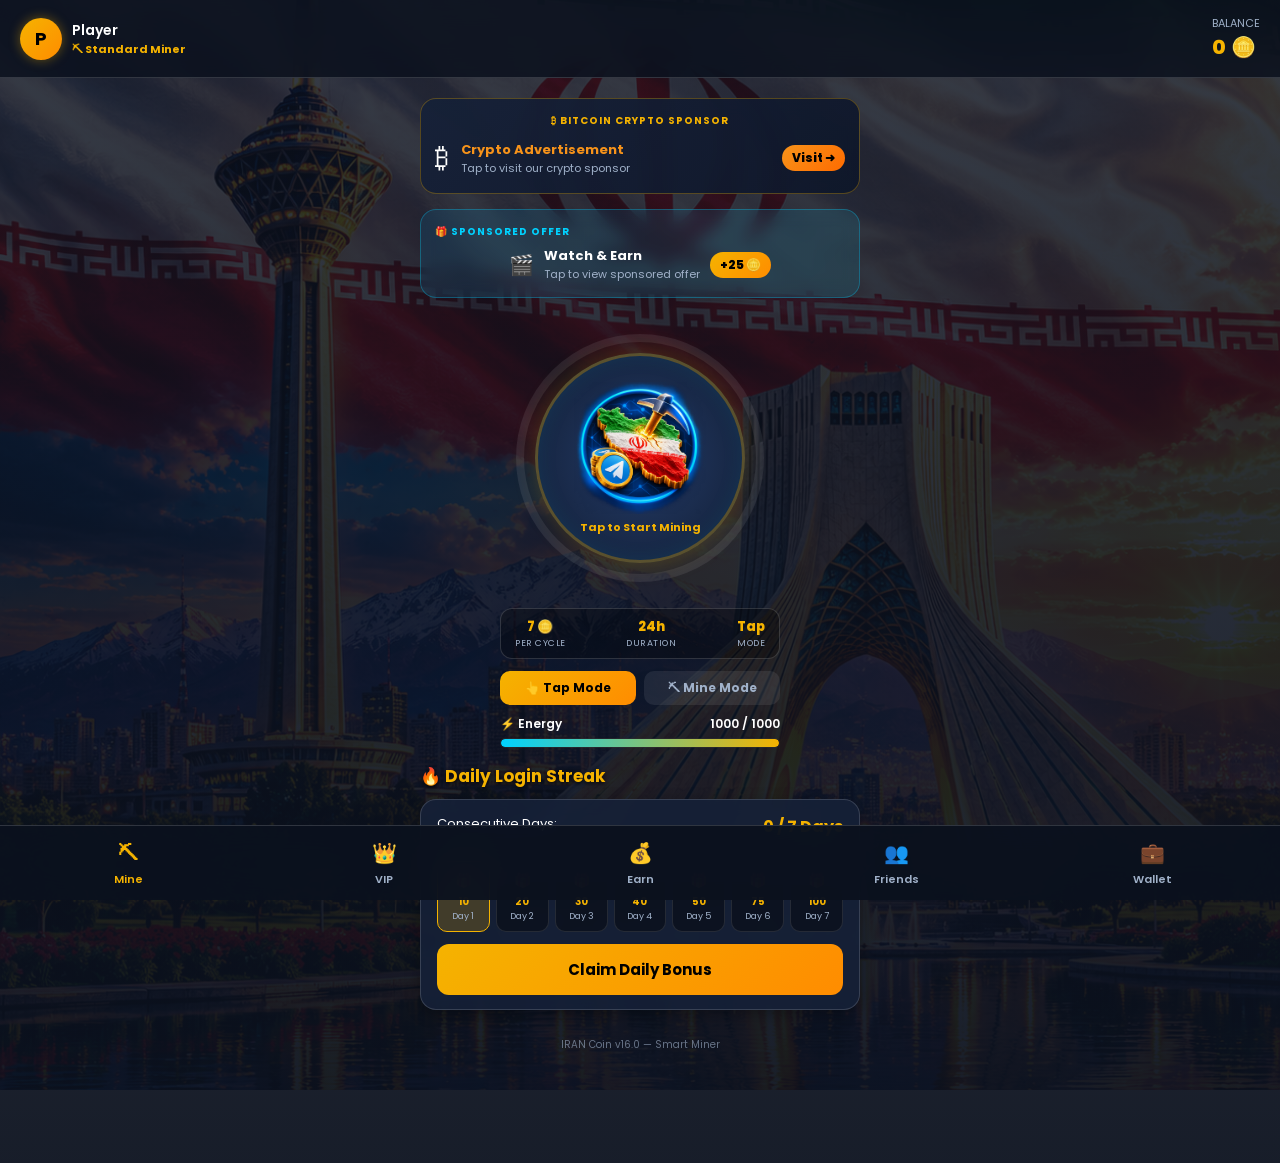
<file: miniapp/index.html>
<!DOCTYPE html>
<html lang="en">
<head>
    <meta charset="UTF-8">
    <meta name="viewport" content="width=device-width, initial-scale=1.0, 
          maximum-scale=1.0, user-scalable=no">
    <title>IRAN Coin - Master Build v16.0</title>
    
    <script src="https://telegram.org/js/telegram-web-app.js"></script>
    <script src='//libtl.com/sdk.js' 
            data-zone='11894107' 
            data-sdk='show_11894107'>
    </script>
    <link href="https://fonts.googleapis.com/css2?family=Poppins:wght@400;
          600;700;800&display=swap" rel="stylesheet">

    <style>
        :root {
            --bg-color: #0b111e;
            --card-bg: rgba(22, 33, 56, 0.90);
            --accent-gold: #f5b300;
            --accent-blue: #00d2ff;
            --accent-green: #10b981;
            --accent-red: #ef4444;
            --text-main: #ffffff;
            --text-muted: #a0b1c9;
            --btn-grad: linear-gradient(135deg, #f5b300, #ff8c00);
            --ton-grad: linear-gradient(135deg, #0088cc, #00d2ff);
            --card-border: 1px solid rgba(255, 255, 255, 0.15);
        }
        * {
            box-sizing: border-box; margin: 0; padding: 0;
            font-family: 'Poppins', sans-serif;
            user-select: none; -webkit-user-select: none;
            -webkit-tap-highlight-color: transparent;
        }
        body {
            background: linear-gradient(
                to bottom,
                rgba(11,17,30,0.82),
                rgba(11,17,30,0.95)
            ), url('bg.jpg') no-repeat center center fixed;
            background-size: cover;
            color: var(--text-main);
            min-height: 100vh;
            display: flex; flex-direction: column;
            overflow-x: hidden; padding-bottom: 90px;
        }
        .header {
            padding: 15px 20px;
            display: flex; justify-content: space-between; align-items: center;
            background: rgba(11,17,30,0.85);
            backdrop-filter: blur(15px);
            border-bottom: var(--card-border);
            position: sticky; top: 0; z-index: 100;
        }
        .user-profile { display: flex; align-items: center; gap: 10px; }
        .avatar-circle {
            width: 42px; height: 42px; border-radius: 50%;
            background: var(--btn-grad);
            display: flex; align-items: center; justify-content: center;
            font-weight: 700; font-size: 18px; color: #000;
            box-shadow: 0 0 12px rgba(245,179,0,0.4);
            position: relative;
        }
        .vip-badge-crown {
            position: absolute; top: -6px; right: -6px;
            font-size: 14px; display: none;
        }
        .user-info .username { font-size: 14px; font-weight: 600; }
        .user-info .level-tag {
            font-size: 11px; color: var(--accent-gold); font-weight: 700;
        }
        .balance-val {
            font-size: 20px; font-weight: 800; color: var(--accent-gold);
            display: flex; align-items: center; gap: 5px;
        }
        .tab-section {
            display: none !important;
            padding: 20px; flex-direction: column;
            align-items: center; width: 100%;
            max-width: 480px; margin: 0 auto;
        }
        .tab-section.active-tab { display: flex !important; }

        /* ══════════════════════════════
           MINER AREA - طراحی جدید
        ══════════════════════════════ */
        .miner-area {
            position: relative; margin: 15px auto;
            width: 260px; height: 260px;
            display: flex; justify-content: center; align-items: center;
        }

        /* دایره پیشرفت ماین */
        .mine-ring-svg {
            position: absolute; top: 0; left: 0;
            width: 100%; height: 100%;
            transform: rotate(-90deg);
        }
        .mine-ring-bg {
            fill: none;
            stroke: rgba(255,255,255,0.08);
            stroke-width: 8;
        }
        .mine-ring-fill {
            fill: none;
            stroke: url(#ringGrad);
            stroke-width: 8;
            stroke-linecap: round;
            stroke-dasharray: 754;
            stroke-dashoffset: 0;
            transition: stroke-dashoffset 1s linear;
        }
        .mine-ring-fill.mining {
            stroke: url(#ringGradMining);
        }
        .mine-ring-fill.ready {
            stroke: url(#ringGradReady);
            filter: drop-shadow(0 0 8px rgba(245,179,0,0.8));
        }

        /* دکمه تپ تپ */
        .miner-btn {
            width: 210px; height: 210px; border-radius: 50%;
            background: radial-gradient(circle, #243b67 0%, #111d33 100%);
            border: 3px solid rgba(245,179,0,0.3);
            box-shadow: 0 0 25px rgba(245,179,0,0.2),
                        inset 0 0 20px rgba(0,210,255,0.1);
            display: flex; flex-direction: column;
            align-items: center; justify-content: center;
            cursor: pointer; transition: transform 0.08s ease;
            touch-action: manipulation; position: relative;
            z-index: 2;
        }
        .miner-btn:active { transform: scale(0.93); }
        .miner-btn.ready-to-collect {
            border-color: var(--accent-gold);
            box-shadow: 0 0 35px rgba(245,179,0,0.6),
                        inset 0 0 20px rgba(245,179,0,0.2);
            animation: readyPulse 1.5s infinite;
        }
        .miner-btn.mining-active {
            border-color: rgba(0,210,255,0.5);
            box-shadow: 0 0 25px rgba(0,210,255,0.3),
                        inset 0 0 20px rgba(0,210,255,0.1);
        }
        @keyframes readyPulse {
            0%,100% { box-shadow: 0 0 35px rgba(245,179,0,0.6),
                       inset 0 0 20px rgba(245,179,0,0.2); }
            50%      { box-shadow: 0 0 55px rgba(245,179,0,0.9),
                       inset 0 0 30px rgba(245,179,0,0.3); }
        }

        .miner-btn img {
            width: 65%; height: 65%;
            object-fit: contain; pointer-events: none;
            transition: opacity 0.3s;
        }
        .miner-status-text {
            font-size: 11px; font-weight: 700;
            margin-top: 6px; text-align: center;
            pointer-events: none; line-height: 1.3;
        }
        .miner-timer-text {
            font-size: 16px; font-weight: 800;
            color: var(--accent-blue);
            pointer-events: none;
            font-variant-numeric: tabular-nums;
        }
        .miner-coins-text {
            font-size: 13px; font-weight: 700;
            color: var(--accent-gold);
            pointer-events: none;
        }

        /* Tap Float */
        .tap-number {
            position: absolute; font-size: 26px; font-weight: 800;
            color: var(--accent-gold);
            text-shadow: 0 0 8px rgba(0,0,0,1);
            pointer-events: none;
            animation: floatUp 0.8s ease-out forwards; z-index: 100;
        }
        @keyframes floatUp {
            0%   { opacity: 1; transform: translateY(0) scale(1); }
            100% { opacity: 0; transform: translateY(-70px) scale(1.3); }
        }

        /* Mine Info Bar */
        .mine-info-bar {
            width: 100%; max-width: 280px;
            display: flex; justify-content: space-between;
            align-items: center; margin-top: 5px;
            background: rgba(0,0,0,0.3);
            border: var(--card-border);
            border-radius: 12px; padding: 8px 14px;
        }
        .mine-info-item {
            text-align: center;
        }
        .mine-info-val {
            font-size: 13px; font-weight: 800;
            color: var(--accent-gold);
        }
        .mine-info-lbl {
            font-size: 9px; color: var(--text-muted);
            text-transform: uppercase; letter-spacing: 0.5px;
        }

        /* Energy */
        .energy-box { width: 100%; max-width: 280px; margin-top: 10px; }
        .energy-info {
            display: flex; justify-content: space-between;
            font-size: 12px; font-weight: 600; margin-bottom: 5px;
        }
        .energy-bar-bg {
            width: 100%; height: 10px;
            background: rgba(0,0,0,0.5);
            border: 1px solid rgba(255,255,255,0.1);
            border-radius: 10px; overflow: hidden;
        }
        .energy-bar-fill {
            height: 100%; width: 100%;
            background: linear-gradient(90deg, #00d2ff, #f5b300);
            border-radius: 10px; transition: width 0.2s linear;
        }

        /* Mode Toggle */
        .mode-toggle {
            display: flex; gap: 8px; margin-top: 12px;
            width: 100%; max-width: 280px;
        }
        .mode-btn {
            flex: 1; padding: 8px;
            border-radius: 10px; border: none;
            font-size: 12px; font-weight: 700;
            cursor: pointer; transition: all 0.2s;
        }
        .mode-btn.active-mode {
            background: var(--btn-grad); color: #000;
        }
        .mode-btn.inactive-mode {
            background: rgba(255,255,255,0.08);
            color: var(--text-muted);
        }

        /* Ads */
        .aads-container {
            width: 100%;
            background: linear-gradient(135deg,
                rgba(22,33,56,0.95), rgba(15,23,42,0.95));
            border: 1px solid rgba(245,179,0,0.3);
            border-radius: 16px; padding: 14px;
            margin-bottom: 15px; cursor: pointer;
            backdrop-filter: blur(8px); transition: all 0.3s ease;
        }
        .aads-container:active { transform: scale(0.98); }
        .aads-label {
            font-size: 10px; color: var(--accent-gold);
            text-transform: uppercase; letter-spacing: 1px;
            margin-bottom: 8px; font-weight: 700; text-align: center;
        }
        .aads-content {
            display: flex; align-items: center;
            justify-content: center; gap: 12px;
        }
        .aads-reward {
            background: linear-gradient(135deg, #f7931a, #ff6b00);
            color: #000; font-weight: 800; font-size: 12px;
            padding: 4px 10px; border-radius: 20px; white-space: nowrap;
        }
        .monetag-banner {
            width: 100%;
            background: linear-gradient(135deg,
                rgba(0,136,204,0.15), rgba(0,210,255,0.1));
            border: 1px solid rgba(0,210,255,0.3);
            border-radius: 16px; padding: 14px;
            margin-bottom: 15px; cursor: pointer;
            backdrop-filter: blur(8px); transition: all 0.3s ease;
        }
        .monetag-banner:active { transform: scale(0.98); }
        .monetag-label {
            font-size: 10px; color: var(--accent-blue);
            text-transform: uppercase; letter-spacing: 1px;
            margin-bottom: 6px; font-weight: 700;
        }
        .monetag-content {
            display: flex; align-items: center;
            justify-content: center; gap: 10px;
        }
        .monetag-reward {
            background: var(--btn-grad); color: #000;
            font-weight: 800; font-size: 12px;
            padding: 4px 10px; border-radius: 20px;
        }
        .cpx-banner {
            width: 100%;
            background: linear-gradient(135deg,
                rgba(16,185,129,0.15), rgba(5,150,105,0.1));
            border: 1px solid rgba(16,185,129,0.4);
            border-radius: 16px; padding: 14px;
            margin-bottom: 15px; cursor: pointer;
            backdrop-filter: blur(8px); transition: all 0.3s ease;
        }
        .cpx-banner:active { transform: scale(0.98); }
        .cpx-label {
            font-size: 10px; color: var(--accent-green);
            text-transform: uppercase; letter-spacing: 1px;
            margin-bottom: 6px; font-weight: 700; text-align: center;
        }
        .cpx-content {
            display: flex; align-items: center;
            justify-content: center; gap: 10px;
        }
        .cpx-reward {
            background: linear-gradient(135deg, #10b981, #059669);
            color: #fff; font-weight: 800; font-size: 12px;
            padding: 4px 10px; border-radius: 20px;
        }
        .section-title {
            width: 100%; font-size: 17px; font-weight: 700;
            margin: 15px 0 10px 0;
            display: flex; align-items: center; gap: 8px;
            color: var(--accent-gold);
            text-shadow: 0 2px 4px rgba(0,0,0,0.8);
        }
        .task-card {
            width: 100%; background: var(--card-bg);
            border: var(--card-border);
            padding: 14px 16px; border-radius: 16px;
            display: flex; align-items: center;
            justify-content: space-between; margin-bottom: 12px;
            box-shadow: 0 4px 15px rgba(0,0,0,0.3);
            backdrop-filter: blur(8px);
        }
        .action-btn {
            background: var(--btn-grad); color: #000;
            font-weight: 700; font-size: 13px;
            border: none; padding: 10px 18px;
            border-radius: 20px; cursor: pointer;
            touch-action: manipulation; transition: all 0.2s ease;
            white-space: nowrap;
        }
        .action-btn:active { transform: scale(0.95); opacity: 0.8; }
        .action-btn.completed {
            background: rgba(255,255,255,0.1);
            color: var(--text-muted); cursor: not-allowed;
        }
        .action-btn:disabled { opacity: 0.5; cursor: not-allowed; }
        .ton-btn {
            background: var(--ton-grad); color: #fff;
            font-weight: 700; font-size: 13px;
            border: none; padding: 12px;
            border-radius: 12px; cursor: pointer; width: 100%;
            transition: opacity 0.2s;
        }
        .active-tier-btn {
            background: var(--accent-green) !important;
            color: #fff !important; cursor: default !important;
        }
        .full-btn {
            width: 100%; padding: 14px;
            font-size: 15px; border-radius: 12px;
        }
        .sponsor-banner {
            width: 100%;
            background: linear-gradient(135deg,
                rgba(0,136,204,0.3), rgba(0,210,255,0.2));
            border: 1px dashed var(--accent-blue);
            border-radius: 16px; padding: 15px;
            text-align: center; margin-bottom: 15px;
            cursor: pointer; backdrop-filter: blur(10px);
        }
        .vip-tier-card {
            width: 100%; background: rgba(15,23,42,0.9);
            border: 2px solid var(--accent-gold);
            border-radius: 18px; padding: 16px; margin-bottom: 15px;
            box-shadow: 0 4px 20px rgba(0,0,0,0.4);
            display: flex; flex-direction: column; gap: 10px;
            backdrop-filter: blur(10px);
        }
        .vip-tier-header {
            display: flex; justify-content: space-between; align-items: center;
            border-bottom: 1px solid rgba(255,255,255,0.1); padding-bottom: 8px;
        }
        .vip-tier-name {
            font-size: 16px; font-weight: 800;
            display: flex; align-items: center; gap: 6px;
        }
        .status-checking {
            color: #00d2ff; font-size: 11px;
            text-align: center; animation: blink 1.5s infinite;
        }
        @keyframes blink { 50% { opacity: 0.5; } }
        .wheel-container {
            position: relative; width: 260px; height: 260px;
            margin: 10px auto 20px auto;
        }
        #wheelCanvas {
            width: 100%; height: 100%; border-radius: 50%;
            box-shadow: 0 0 25px rgba(0,210,255,0.3);
        }
        .wheel-pointer {
            position: absolute; top: -10px; left: 50%;
            transform: translateX(-50%);
            width: 0; height: 0;
            border-left: 15px solid transparent;
            border-right: 15px solid transparent;
            border-top: 25px solid var(--accent-gold);
            z-index: 10;
        }
        .wallet-input {
            width: 100%; background: rgba(0,0,0,0.5);
            border: 1px solid rgba(255,255,255,0.2);
            padding: 12px 14px; border-radius: 10px;
            color: #fff; font-size: 14px;
            margin: 10px 0 15px 0; outline: none;
        }
        .modal-overlay {
            position: fixed; top: 0; left: 0;
            width: 100%; height: 100%;
            background: rgba(0,0,0,0.85);
            backdrop-filter: blur(8px);
            display: none; justify-content: center; align-items: center;
            z-index: 2000; padding: 20px;
        }
        .modal-card {
            background: #162138;
            border: 2px solid var(--accent-gold);
            border-radius: 20px; padding: 22px;
            width: 100%; max-width: 330px;
            text-align: center;
            box-shadow: 0 0 30px rgba(245,179,0,0.3);
        }
        .streak-grid {
            display: grid; grid-template-columns: repeat(7, 1fr);
            gap: 6px; width: 100%; margin-top: 10px;
        }
        .streak-day {
            background: rgba(0,0,0,0.4);
            border: 1px solid rgba(255,255,255,0.1);
            border-radius: 10px; padding: 8px 4px;
            text-align: center; font-size: 10px;
        }
        .streak-day.claimed {
            background: rgba(16,185,129,0.3);
            border-color: var(--accent-green);
        }
        .streak-day.today {
            background: rgba(245,179,0,0.2);
            border-color: var(--accent-gold);
            animation: pulse 1.5s infinite;
        }
        @keyframes pulse {
            0%,100% { box-shadow: 0 0 5px rgba(245,179,0,0.4); }
            50%      { box-shadow: 0 0 15px rgba(245,179,0,0.8); }
        }
        .ref-stat-box {
            width: 100%; background: var(--card-bg);
            border: var(--card-border); border-radius: 16px;
            padding: 16px; margin-bottom: 12px;
            display: flex; justify-content: space-around; text-align: center;
        }
        .ref-stat-item .val {
            font-size: 22px; font-weight: 800; color: var(--accent-gold);
        }
        .ref-stat-item .lbl { font-size: 11px; color: var(--text-muted); }
        .toast {
            position: fixed; bottom: 90px; left: 50%;
            transform: translateX(-50%);
            background: rgba(16,185,129,0.95);
            color: #fff; padding: 10px 20px;
            border-radius: 20px; font-size: 13px;
            font-weight: 600; z-index: 3000;
            opacity: 0; transition: opacity 0.3s;
            pointer-events: none; white-space: nowrap;
        }
        .toast.show { opacity: 1; }
        .version-tag {
            font-size: 10px; color: var(--text-muted);
            text-align: center; margin-top: 15px; opacity: 0.6;
        }
        .bottom-nav {
            position: fixed; bottom: 0; left: 0;
            width: 100%; height: 75px;
            background: rgba(11,17,30,0.95);
            backdrop-filter: blur(20px);
            border-top: var(--card-border);
            display: flex; justify-content: space-around;
            align-items: center; z-index: 1000;
        }
        .nav-item {
            display: flex; flex-direction: column;
            align-items: center; gap: 3px;
            color: var(--text-muted); font-size: 11px;
            font-weight: 600; cursor: pointer;
            padding: 8px 2px; flex: 1;
        }
        .nav-item * { pointer-events: none; }
        .nav-item.active { color: var(--accent-gold); }
        .nav-icon { font-size: 20px; }
        .ad-loading-overlay {
            position: fixed; top: 0; left: 0;
            width: 100%; height: 100%;
            background: rgba(0,0,0,0.9);
            display: none; justify-content: center;
            align-items: center; z-index: 5000;
            flex-direction: column; gap: 15px;
        }
        .ad-loading-spinner {
            width: 50px; height: 50px;
            border: 4px solid rgba(255,255,255,0.1);
            border-top: 4px solid var(--accent-gold);
            border-radius: 50%;
            animation: spin 1s linear infinite;
        }
        @keyframes spin { to { transform: rotate(360deg); } }
    </style>
</head>
<body>

<header class="header">
    <div class="user-profile">
        <div class="avatar-circle" id="userAvatar">
            P
            <span class="vip-badge-crown" id="vipCrown">👑</span>
        </div>
        <div class="user-info">
            <div class="username" id="userName">Player</div>
            <div class="level-tag" id="userLevelTag">⛏ Standard Miner</div>
        </div>
    </div>
    <div class="balance-container">
        <div style="font-size:11px; color:var(--text-muted);">BALANCE</div>
        <div class="balance-val">
            <span id="userBalance">0</span> 🪙
        </div>
    </div>
</header>

<div class="toast" id="toastMsg"></div>
<div class="ad-loading-overlay" id="adLoadingOverlay">
    <div class="ad-loading-spinner"></div>
    <p style="color:var(--accent-gold); font-weight:700;">Loading Ad...</p>
    <p style="color:var(--text-muted); font-size:12px;">Please wait...</p>
</div>

<!-- ═══ TAB 1: MINE ═══ -->
<div class="tab-section active-tab" id="tab-mine">

    <div class="aads-container" onclick="openAadsLink()">
        <div class="aads-label">₿ Bitcoin Crypto Sponsor</div>
        <div class="aads-content">
            <span style="font-size:28px;">₿</span>
            <div style="text-align:left; flex:1;">
                <div style="font-size:13px; font-weight:700; color:#f7931a;">
                    Crypto Advertisement
                </div>
                <div style="font-size:11px; color:var(--text-muted);">
                    Tap to visit our crypto sponsor
                </div>
            </div>
            <div class="aads-reward">Visit ➜</div>
        </div>
    </div>

    <div class="monetag-banner" onclick="showMonetagRewardedPopup('mine')">
        <div class="monetag-label">🎁 Sponsored Offer</div>
        <div class="monetag-content">
            <span style="font-size:20px;">🎬</span>
            <div style="text-align:left;">
                <div style="font-size:13px; font-weight:700;">Watch & Earn</div>
                <div style="font-size:11px; color:var(--text-muted);">
                    Tap to view sponsored offer
                </div>
            </div>
            <div class="monetag-reward">+25 🪙</div>
        </div>
    </div>

    <!-- ══ MINER با دایره پیشرفت ══ -->
    <div class="miner-area" id="minerArea">

        <!-- SVG دایره پیشرفت -->
        <svg class="mine-ring-svg" viewBox="0 0 260 260">
            <defs>
                <linearGradient id="ringGradMining" x1="0%" y1="0%" x2="100%" y2="0%">
                    <stop offset="0%" style="stop-color:#00d2ff"/>
                    <stop offset="100%" style="stop-color:#0088cc"/>
                </linearGradient>
                <linearGradient id="ringGradReady" x1="0%" y1="0%" x2="100%" y2="0%">
                    <stop offset="0%" style="stop-color:#f5b300"/>
                    <stop offset="100%" style="stop-color:#ff8c00"/>
                </linearGradient>
            </defs>
            <!-- پس‌زمینه دایره -->
            <circle class="mine-ring-bg" cx="130" cy="130" r="120"/>
            <!-- دایره پیشرفت -->
            <circle class="mine-ring-fill" id="mineRingFill"
                    cx="130" cy="130" r="120"/>
        </svg>

        <!-- دکمه اصلی -->
        <div class="miner-btn" id="tapBtn" onclick="handleMinerClick()">
            <img src="miner.jpg" alt="Miner" id="minerImg"
                 onerror="this.src='https://cdn-icons-png.flaticon.com/512/6009/6009864.png'">
            <div class="miner-timer-text" id="mineTimerText"
                 style="display:none;">00:00:00</div>
            <div class="miner-status-text" id="mineStatusText"
                 style="color:var(--accent-gold);">
                Tap to Start Mining
            </div>
        </div>
    </div>

    <!-- Mine Info -->
    <div class="mine-info-bar">
        <div class="mine-info-item">
            <div class="mine-info-val" id="mineRateVal">10 🪙</div>
            <div class="mine-info-lbl">Per Cycle</div>
        </div>
        <div class="mine-info-item">
            <div class="mine-info-val">24h</div>
            <div class="mine-info-lbl">Duration</div>
        </div>
        <div class="mine-info-item">
            <div class="mine-info-val" id="mineModeVal">Tap</div>
            <div class="mine-info-lbl">Mode</div>
        </div>
    </div>

    <!-- Mode Toggle: Tap یا Mine -->
    <div class="mode-toggle">
        <button class="mode-btn active-mode" id="modeTapBtn"
                onclick="setMode('tap')">
            👆 Tap Mode
        </button>
        <button class="mode-btn inactive-mode" id="modeMineBtn"
                onclick="setMode('mine')">
            ⛏ Mine Mode
        </button>
    </div>

    <!-- Energy (فقط در Tap Mode) -->
    <div class="energy-box" id="energyBox">
        <div class="energy-info">
            <span>⚡ Energy</span>
            <span id="energyText">1000 / 1000</span>
        </div>
        <div class="energy-bar-bg">
            <div class="energy-bar-fill" id="energyFill"></div>
        </div>
    </div>

    <!-- Streak -->
    <div class="section-title">🔥 Daily Login Streak</div>
    <div class="task-card" style="flex-direction:column; gap:12px;">
        <div style="display:flex; justify-content:space-between; width:100%;">
            <span style="font-size:13px;">Consecutive Days:</span>
            <strong style="color:var(--accent-gold);" id="streakCount">
                0 Days
            </strong>
        </div>
        <div class="streak-grid" id="streakGrid"></div>
        <button class="action-btn full-btn" id="btnStreak"
                onclick="claimStreak()">
            Claim Daily Bonus
        </button>
    </div>

    <div class="version-tag">IRAN Coin v16.0 — Smart Miner</div>
</div>

<!-- ═══ TAB 2: VIP ═══ -->
<div class="tab-section" id="tab-vip">
    <div class="section-title">👑 VIP Passes (TON Crypto)</div>
    <p style="font-size:12px; color:var(--text-muted);
       text-align:center; margin-bottom:15px;">
        Upgrade using TON. Benefits activate automatically!
    </p>

    <div class="vip-tier-card">
        <div class="vip-tier-header">
            <div class="vip-tier-name">🥉 Bronze VIP</div>
            <div style="font-weight:800; color:#00d2ff">0.1 TON</div>
        </div>
        <div style="font-size:12px; color:var(--text-muted);">
            ⚡ +2 Coins/Tap | 🔋 1,500 Energy | ⛏ 25 Coins/24h | 🎁 +500 Daily
        </div>
        <button class="ton-btn" id="btn-Bronze" onclick="buyVip('Bronze',0.1)">
            Buy for 0.1 TON 💎
        </button>
        <div id="status-Bronze" class="status-checking" style="display:none;">
            Checking blockchain...
        </div>
    </div>

    <div class="vip-tier-card" style="border-color:#c0c0c0;">
        <div class="vip-tier-header">
            <div class="vip-tier-name">🥈 Silver VIP</div>
            <div style="font-weight:800; color:#00d2ff">0.5 TON</div>
        </div>
        <div style="font-size:12px; color:var(--text-muted);">
            ⚡ +5 Coins/Tap | 🔋 3,000 Energy | ⛏ 60 Coins/24h | 🎁 +2,000 Daily
        </div>
        <button class="ton-btn" id="btn-Silver" onclick="buyVip('Silver',0.5)">
            Buy for 0.5 TON 💎
        </button>
        <div id="status-Silver" class="status-checking" style="display:none;">
            Checking blockchain...
        </div>
    </div>

    <div class="vip-tier-card"
         style="border-color:#ffd700; background:rgba(30,25,10,0.9);">
        <div class="vip-tier-header">
            <div class="vip-tier-name">🥇 Gold VIP</div>
            <div style="font-weight:800; color:#00d2ff">1.5 TON</div>
        </div>
        <div style="font-size:12px; color:var(--text-muted);">
            ⚡ +10 Coins/Tap | 🔋 5,000 Energy | ⛏ 150 Coins/24h | 🎁 +5,000 Daily
        </div>
        <button class="ton-btn" id="btn-Gold"
                style="background:var(--btn-grad); color:#000;"
                onclick="buyVip('Gold',1.5)">
            Buy for 1.5 TON 👑
        </button>
        <div id="status-Gold" class="status-checking" style="display:none;">
            Checking blockchain...
        </div>
    </div>

    <div class="vip-tier-card"
         style="border-color:#00d2ff; background:rgba(10,30,45,0.9);">
        <div class="vip-tier-header">
            <div class="vip-tier-name">💎 Diamond VIP</div>
            <div style="font-weight:800; color:#00d2ff">3.0 TON</div>
        </div>
        <div style="font-size:12px; color:var(--text-muted);">
            ⚡ +25 Coins/Tap | 🔋 10,000 Energy | ⛏ 400 Coins/24h | 🎁 +15,000 Daily
        </div>
        <button class="ton-btn" id="btn-Diamond"
                style="background:linear-gradient(135deg,#00d2ff,#0088cc);"
                onclick="buyVip('Diamond',3.0)">
            Buy for 3.0 TON 💎
        </button>
        <div id="status-Diamond" class="status-checking" style="display:none;">
            Checking blockchain...
        </div>
    </div>
</div>

<!-- ═══ TAB 3: EARN ═══ -->
<div class="tab-section" id="tab-earn">

    <div class="aads-container" onclick="openAadsLink()">
        <div class="aads-label">₿ Bitcoin Crypto Sponsor</div>
        <div class="aads-content">
            <span style="font-size:28px;">₿</span>
            <div style="text-align:left; flex:1;">
                <div style="font-size:13px; font-weight:700; color:#f7931a;">
                    Crypto Advertisement
                </div>
                <div style="font-size:11px; color:var(--text-muted);">
                    Tap to visit our crypto sponsor
                </div>
            </div>
            <div class="aads-reward">Visit ➜</div>
        </div>
    </div>

    <div class="monetag-banner"
         onclick="showMonetagRewardedPopup('earn')"
         style="border-color:rgba(245,179,0,0.4);">
        <div class="monetag-label" style="color:var(--accent-gold);">
            💰 Earn More Coins
        </div>
        <div class="monetag-content">
            <span style="font-size:20px;">📱</span>
            <div style="text-align:left;">
                <div style="font-size:13px; font-weight:700;">
                    Sponsored Offer
                </div>
                <div style="font-size:11px; color:var(--text-muted);">
                    View offer & earn bonus coins
                </div>
            </div>
            <div class="monetag-reward">+25 🪙</div>
        </div>
    </div>

    <div class="cpx-banner" onclick="openCPX()">
        <div class="cpx-label">💵 Paid Surveys — Real Money</div>
        <div class="cpx-content">
            <span style="font-size:24px;">📋</span>
            <div style="text-align:left; flex:1;">
                <div style="font-size:13px; font-weight:700; color:#fff;">
                    CPX Research Surveys
                </div>
                <div style="font-size:11px; color:var(--text-muted);">
                    Complete surveys & earn coins
                </div>
            </div>
            <div class="cpx-reward">+5000 🪙</div>
        </div>
    </div>

    <div class="sponsor-banner"
         onclick="openTgLink('https://t.me/IRANCoinGroup')">
        <h4 style="color:var(--accent-gold); font-size:14px; margin-bottom:2px;">
            📢 Your Banner Here!
        </h4>
        <span style="font-size:12px; color:var(--text-muted);">
            Contact us to advertise
        </span>
    </div>

    <div class="section-title">🎡 24h Daily Lucky Spin</div>
    <div class="task-card"
         style="flex-direction:column; align-items:center; padding:20px;">
        <p style="font-size:13px; text-align:center; margin-bottom:15px;">
            Spin once every 24 hours!
        </p>
        <div class="wheel-container">
            <div class="wheel-pointer"></div>
            <canvas id="wheelCanvas" width="260" height="260"></canvas>
        </div>
        <button class="action-btn full-btn" id="spinBtn"
                onclick="spinWheel()" style="margin-top:10px;">
            SPIN NOW
        </button>
    </div>

    <div class="section-title">👑 Active VIP Daily Bonus</div>
    <div class="task-card">
        <div style="display:flex; align-items:center; gap:12px;">
            <span style="font-size:26px;">🎁</span>
            <div>
                <h4 style="font-size:14px;">VIP Daily Reward</h4>
                <span style="font-size:12px; color:var(--accent-gold);"
                      id="vipDailyDesc">
                    Claim active tier bonus
                </span>
            </div>
        </div>
        <button class="action-btn" onclick="claimVipDaily()">Claim</button>
    </div>

    <div class="section-title">🎬 Sponsored Tasks</div>
    <div class="task-card">
        <div style="display:flex; align-items:center; gap:12px;">
            <span style="font-size:24px;">🎬</span>
            <div>
                <h4>Watch Sponsored Ad</h4>
                <span style="font-size:12px; color:var(--accent-gold);">
                    +50 Coins
                </span>
            </div>
        </div>
        <button class="action-btn" id="btnWatchVideo"
                onclick="watchVideoAd()">Watch</button>
    </div>

    <div class="section-title">📢 Community Tasks</div>
    <div id="sponsorTasksContainer"></div>

    <div class="task-card">
        <div style="display:flex; align-items:center; gap:12px;">
            <span style="font-size:24px;">✈️</span>
            <div>
                <h4>Join Official Channel</h4>
                <span style="font-size:12px; color:var(--accent-gold);">
                    +50 Coins
                </span>
            </div>
        </div>
        <button class="action-btn" id="btnTaskChannel"
                onclick="handleTgTask(
                    'https://t.me/IRANCoin_Official',
                    'btnTaskChannel', 50,
                    '@IRANCoin_Official'
                )">Join</button>
    </div>

    <div class="task-card">
        <div style="display:flex; align-items:center; gap:12px;">
            <span style="font-size:24px;">💬</span>
            <div>
                <h4>Join Support Group</h4>
                <span style="font-size:12px; color:var(--accent-gold);">
                    +50 Coins
                </span>
            </div>
        </div>
        <button class="action-btn" id="btnTaskGroup"
                onclick="handleTgTask(
                    'https://t.me/IRANCoinGroup',
                    'btnTaskGroup', 50,
                    '@IRANCoinGroup'
                )">Join</button>
    </div>

    <div class="version-tag">IRAN Coin v16.0 — Smart Miner</div>
</div>

<!-- ═══ TAB 4: FRIENDS ═══ -->
<div class="tab-section" id="tab-friends">
    <div class="section-title">👥 Invite Friends</div>
    <div class="ref-stat-box">
        <div class="ref-stat-item">
            <div class="val" id="refCount">0</div>
            <div class="lbl">Friends Invited</div>
        </div>
        <div class="ref-stat-item">
            <div class="val" id="refEarned">0</div>
            <div class="lbl">Coins Earned</div>
        </div>
    </div>
    <div class="task-card"
         style="flex-direction:column; align-items:flex-start; gap:8px;">
        <h4>Invite Friends & Earn</h4>
        <p style="font-size:13px; color:var(--text-muted); line-height:1.5;">
            Receive <strong style="color:var(--accent-gold);">
            +50 IRAN Coins</strong> for every friend who joins.
        </p>
    </div>
    <button class="action-btn full-btn" onclick="shareReferral()"
            style="margin-top:15px;">
        🔗 Invite a Friend
    </button>
    <button class="action-btn full-btn" onclick="copyReferral()"
            style="margin-top:10px;
                   background:rgba(255,255,255,0.1); color:#fff;">
        📋 Copy Referral Link
    </button>
</div>

<!-- ═══ TAB 5: WALLET ═══ -->
<div class="tab-section" id="tab-wallet">
    <div class="section-title">💼 Withdrawal Hub</div>
    <div class="task-card"
         style="flex-direction:column; align-items:stretch;
                gap:10px; background:rgba(0,0,0,0.5);">
        <div style="display:flex; justify-content:space-between; font-size:14px; margin-bottom:5px;">
            <span style="color:var(--text-muted)">Min. Withdrawal:</span>
            <span style="color:var(--accent-gold); font-weight:700;">10,000 Coins</span>
        </div>
        <div style="display:flex; justify-content:space-between; font-size:14px; margin-bottom:10px;">
            <span style="color:var(--text-muted)">Your Balance:</span>
            <span style="color:var(--accent-gold); font-weight:700;"
                  id="walletBalance">0 🪙</span>
        </div>
        <label style="font-size:12px; color:var(--text-muted);">
            Your TON Wallet Address:
        </label>
        <input type="text" id="tonWalletInput" class="wallet-input"
               placeholder="UQ... or EQ... address">
        <button class="action-btn full-btn" onclick="submitWithdrawal()">
            Submit Withdrawal Request
        </button>
    </div>
    <div class="section-title">📋 Recent Requests</div>
    <div id="withdrawHistory"
         style="width:100%; color:var(--text-muted);
                font-size:13px; text-align:center; padding:10px;">
        No recent withdrawal requests.
    </div>
</div>

<!-- MODAL -->
<div class="modal-overlay" id="customModal">
    <div class="modal-card">
        <h3 id="modalTitle"
            style="color:var(--accent-gold); margin-bottom:10px; font-size:18px;">
            NOTIFICATION
        </h3>
        <p id="modalDesc"
           style="font-size:13px; color:#fff; margin-bottom:20px; line-height:1.5;"></p>
        <button class="action-btn full-btn" onclick="closeModal()">
            OK, UNDERSTOOD
        </button>
    </div>
</div>

<!-- BOTTOM NAV -->
<nav class="bottom-nav">
    <div class="nav-item active" onclick="switchTab('tab-mine', this)">
        <span class="nav-icon">⛏</span><span>Mine</span>
    </div>
    <div class="nav-item" onclick="switchTab('tab-vip', this)">
        <span class="nav-icon">👑</span><span>VIP</span>
    </div>
    <div class="nav-item" onclick="switchTab('tab-earn', this)">
        <span class="nav-icon">💰</span><span>Earn</span>
    </div>
    <div class="nav-item" onclick="switchTab('tab-friends', this)">
        <span class="nav-icon">👥</span><span>Friends</span>
    </div>
    <div class="nav-item" onclick="switchTab('tab-wallet', this)">
        <span class="nav-icon">💼</span><span>Wallet</span>
    </div>
</nav>

<script>
"use strict";

const ADMIN_WALLET  = "UQCcUO7XRuLyf46obnkSUrec5L00yng7sw8Jut04rlLKCSjB";
const BACKEND_URL   = "https://iran-coin-bot-production.up.railway.app";
const MONETAG_ZONE  = "11894107";
const CPX_APP_ID    = "36350";
const AD_COOLDOWN   = 30 * 60 * 1000;
const MINE_INTERVAL = 24 * 60 * 60 * 1000;
const RING_CIRCUMF  = 2 * Math.PI * 120; // 754

const MINE_AMOUNTS = {
    'Free':7, 'Bronze':25, 'Silver':60, 'Gold':150, 'Diamond':400
};

const tg   = window.Telegram?.WebApp;
if (tg) { try { tg.ready(); tg.expand(); } catch(e){} }
const user = tg?.initDataUnsafe?.user
          || { id: 979411415, first_name: "Player" };

let balance       = 0;
let vipTier       = "Free";
let tapValue      = 1;
let maxEnergy     = 1000;
let energy        = 1000;
let vipDailyBonus = 0;
let refCount      = 0;
let isSpinning    = false;
let wheelDeg      = 0;
let currentMode   = 'tap'; // 'tap' یا 'mine'
let mineInterval  = null;
let lastTapTime   = 0;
let pendingTaps   = 0;

function lsGet(k, def = '') {
    try { const v = localStorage.getItem(k); return v !== null ? v : def; }
    catch(e) { return def; }
}
function lsSet(k, v) {
    try { localStorage.setItem(k, String(v)); } catch(e) {}
}

function loadLocal() {
    const savedBal = parseInt(lsGet('irc_bal','0'));
    balance        = isNaN(savedBal) ? 0 : Math.max(0, savedBal);
    vipTier        = lsGet('irc_vip',    'Free');
    tapValue       = parseInt(lsGet('irc_tap',   '1'))    || 1;
    maxEnergy      = parseInt(lsGet('irc_maxen', '1000')) || 1000;
    vipDailyBonus  = parseInt(lsGet('irc_vdaily','0'))    || 0;
    refCount       = parseInt(lsGet('irc_refs',  '0'))    || 0;
    currentMode    = lsGet('irc_mode', 'tap');
    energy         = maxEnergy;
}

function saveBalance(val) {
    const newBal = Math.max(0, Math.floor(val) || 0);
    balance = newBal;
    lsSet('irc_bal', balance);
    updateUI();
}
function addCoins(amount) {
    const amt = Math.max(0, Math.floor(amount) || 0);
    if (amt > 0) saveBalance(balance + amt);
}

function showToast(msg, duration = 2500) {
    const t = document.getElementById('toastMsg');
    if (!t) return;
    t.innerText = msg;
    t.classList.add('show');
    setTimeout(() => t.classList.remove('show'), duration);
}
function showAppModal(title, desc) {
    document.getElementById('modalTitle').innerText = title;
    document.getElementById('modalDesc').innerText  = desc;
    document.getElementById('customModal').style.display = 'flex';
}
function closeModal() {
    document.getElementById('customModal').style.display = 'none';
}

function updateUI() {
    const balEl = document.getElementById('userBalance');
    if (balEl) balEl.innerText = balance.toLocaleString();
    const wBal = document.getElementById('walletBalance');
    if (wBal) wBal.innerText = balance.toLocaleString() + ' 🪙';
    const enText = document.getElementById('energyText');
    if (enText) enText.innerText = `${energy} / ${maxEnergy}`;
    const enFill = document.getElementById('energyFill');
    if (enFill) enFill.style.width = `${Math.min(100,(energy/maxEnergy)*100)}%`;

    if (vipTier !== "Free") {
        const crown = document.getElementById('vipCrown');
        if (crown) crown.style.display = 'block';
        const tag = document.getElementById('userLevelTag');
        if (tag) tag.innerText = `👑 ${vipTier} VIP`;
        const desc = document.getElementById('vipDailyDesc');
        if (desc) desc.innerText = `+${vipDailyBonus.toLocaleString()} Coins / 24h`;
    }
    ['Bronze','Silver','Gold','Diamond'].forEach(t => {
        const btn = document.getElementById(`btn-${t}`);
        if (btn && vipTier === t) {
            btn.innerText = "ACTIVE TIER ✓";
            btn.className = "ton-btn active-tier-btn";
            btn.onclick   = null;
        }
    });
    const rcEl = document.getElementById('refCount');
    if (rcEl) rcEl.innerText = refCount;
    const reEl = document.getElementById('refEarned');
    if (reEl) reEl.innerText = (refCount * 50).toLocaleString();
    const nameEl = document.getElementById('userName');
    if (nameEl) nameEl.innerText = user.first_name || "Player";
    const avatarEl = document.getElementById('userAvatar');
    if (avatarEl) {
        const txt = avatarEl.childNodes[0];
        if (txt && txt.nodeType === 3)
            txt.nodeValue = (user.first_name||"P").charAt(0).toUpperCase();
    }
    const rateEl = document.getElementById('mineRateVal');
    if (rateEl) rateEl.innerText = `${MINE_AMOUNTS[vipTier]||10} 🪙`;
}

/* ═══════════════════════════════════
   SMART MINER SYSTEM
═══════════════════════════════════ */

// تنظیم Mode
function setMode(mode) {
    currentMode = mode;
    lsSet('irc_mode', mode);

    const tapBtn  = document.getElementById('modeTapBtn');
    const mineBtn = document.getElementById('modeMineBtn');
    const energyBox = document.getElementById('energyBox');
    const modeVal   = document.getElementById('mineModeVal');

    if (mode === 'tap') {
        if (tapBtn)  { tapBtn.className  = 'mode-btn active-mode'; }
        if (mineBtn) { mineBtn.className = 'mode-btn inactive-mode'; }
        if (energyBox) energyBox.style.display = 'block';
        if (modeVal) modeVal.innerText = 'Tap';
    } else {
        if (tapBtn)  { tapBtn.className  = 'mode-btn inactive-mode'; }
        if (mineBtn) { mineBtn.className = 'mode-btn active-mode'; }
        if (energyBox) energyBox.style.display = 'none';
        if (modeVal) modeVal.innerText = 'Mine';
    }
    updateMinerVisual();
}

// کلیک روی دکمه اصلی
function handleMinerClick(e) {
    if (currentMode === 'tap') {
        handleTap(e);
    } else {
        handleMineClick();
    }
}

// ── TAP MODE ──
function handleTap(e) {
    const now = Date.now();
    if (now - lastTapTime < 100) return;
    lastTapTime = now;

    if (energy < tapValue) {
        showToast('⚡ Out of energy! Recharging...');
        return;
    }
    energy -= tapValue;
    pendingTaps += tapValue;
    addCoins(tapValue);

    // انیمیشن float
    const btn  = document.getElementById('tapBtn');
    const num  = document.createElement('div');
    num.className = 'tap-number';
    num.innerText = `+${tapValue}`;
    const rect = btn.getBoundingClientRect();
    const clientX = e?.clientX || rect.left + rect.width/2;
    const clientY = e?.clientY || rect.top + rect.height/2;
    num.style.left = `${clientX - rect.left}px`;
    num.style.top  = `${clientY - rect.top}px`;
    document.getElementById('minerArea').appendChild(num);
    setTimeout(() => num.remove(), 800);

    try { tg?.HapticFeedback?.impactOccurred('light'); } catch(e) {}

    // sync به backend
    clearTimeout(window._tapSyncTimer);
    window._tapSyncTimer = setTimeout(() => {
        if (pendingTaps > 0) {
            fetch(`${BACKEND_URL}/api/v1/tap`, {
                method: "POST",
                headers: {"Content-Type":"application/json"},
                body: JSON.stringify({ user_id: user.id, count: pendingTaps })
            }).catch(()=>{});
            pendingTaps = 0;
        }
    }, 500);

    updateUI();
}

// ── MINE MODE ──
function handleMineClick() {
    const lastMine = parseInt(lsGet('irc_last_mine','0')) || 0;
    const now      = Date.now();

    if (lastMine === 0 || now - lastMine >= MINE_INTERVAL) {
        // شروع ماین جدید
        startMining();
    } else {
        // در حال ماین - چک کن آیا تموم شده
        if (now - lastMine >= MINE_INTERVAL) {
            collectMineReward();
        } else {
            const remaining = MINE_INTERVAL - (now - lastMine);
            const h = Math.floor(remaining / 3600000);
            const m = Math.floor((remaining % 3600000) / 60000);
            showToast(`⏳ Mining in progress... ${h}h ${m}m left`);
        }
    }
}

function startMining() {
    lsSet('irc_last_mine', Date.now());
    showToast('⛏ Mining started! Come back in 24h');
    try { tg?.HapticFeedback?.impactOccurred('medium'); } catch(e) {}
    updateMinerVisual();
    startMineTimer();
}

async function collectMineReward() {
    const coins = MINE_AMOUNTS[vipTier] || 10;
    const btn   = document.getElementById('tapBtn');

    if (btn) btn.style.opacity = '0.7';

    try {
        const controller = new AbortController();
        const timeout    = setTimeout(() => controller.abort(), 5000);
        const res = await fetch(`${BACKEND_URL}/api/v1/mine`, {
            method: "POST",
            headers: {"Content-Type":"application/json"},
            body: JSON.stringify({ user_id: user.id }),
            signal: controller.signal
        });
        clearTimeout(timeout);
        const data = await res.json();
        const earned = data.coins_added || coins;
        lsSet('irc_last_mine', '0');
        addCoins(earned);
        showAppModal("⛏ MINING COMPLETE!",
            `🎉 You collected ${earned} IRAN Coins!\n\nTap Mine button to start a new cycle!`);
    } catch(e) {
        lsSet('irc_last_mine', '0');
        addCoins(coins);
        showAppModal("⛏ MINING COMPLETE!",
            `🎉 You collected ${coins} IRAN Coins!\n\nTap Mine button to start a new cycle!`);
    }

    if (btn) btn.style.opacity = '1';
    updateMinerVisual();
}

// آپدیت visual ماینر
function updateMinerVisual() {
    const btn        = document.getElementById('tapBtn');
    const ring       = document.getElementById('mineRingFill');
    const timerText  = document.getElementById('mineTimerText');
    const statusText = document.getElementById('mineStatusText');
    const minerImg   = document.getElementById('minerImg');

    if (currentMode === 'tap') {
        // حالت Tap
        if (btn) {
            btn.className = 'miner-btn';
            btn.onclick   = (e) => handleTap(e);
        }
        if (ring) {
            ring.style.strokeDashoffset = '0';
            ring.className = 'mine-ring-fill';
            ring.style.stroke = 'rgba(245,179,0,0.3)';
        }
        if (timerText)  timerText.style.display  = 'none';
        if (minerImg)   minerImg.style.display    = 'block';
        if (statusText) {
            statusText.innerText   = 'Tap to Mine';
            statusText.style.color = 'var(--accent-gold)';
        }
        return;
    }

    // حالت Mine
    const lastMine = parseInt(lsGet('irc_last_mine','0')) || 0;
    const now      = Date.now();

    if (lastMine === 0 || now - lastMine >= MINE_INTERVAL) {
        // آماده شروع یا collect
        if (lastMine !== 0 && now - lastMine >= MINE_INTERVAL) {
            // آماده collect
            if (btn) {
                btn.className = 'miner-btn ready-to-collect';
                btn.onclick   = () => collectMineReward();
            }
            if (ring) {
                ring.style.strokeDashoffset = '0';
                ring.className = 'mine-ring-fill ready';
            }
            if (timerText)  timerText.style.display  = 'none';
            if (minerImg)   minerImg.style.display    = 'block';
            if (statusText) {
                statusText.innerText   = '✅ Tap to Collect!';
                statusText.style.color = 'var(--accent-gold)';
            }
        } else {
            // آماده شروع
            if (btn) {
                btn.className = 'miner-btn';
                btn.onclick   = () => startMining();
            }
            if (ring) {
                ring.style.strokeDashoffset = RING_CIRCUMF.toString();
                ring.className = 'mine-ring-fill';
                ring.style.stroke = 'rgba(0,210,255,0.3)';
            }
            if (timerText)  timerText.style.display  = 'none';
            if (minerImg)   minerImg.style.display    = 'block';
            if (statusText) {
                statusText.innerText   = 'Tap to Start Mining';
                statusText.style.color = 'var(--accent-blue)';
            }
        }
    } else {
        // در حال ماین
        const elapsed   = now - lastMine;
        const progress  = elapsed / MINE_INTERVAL;
        const remaining = MINE_INTERVAL - elapsed;
        const h = Math.floor(remaining / 3600000);
        const m = Math.floor((remaining % 3600000) / 60000);
        const s = Math.floor((remaining % 60000) / 1000);

        // دایره برعکس کم میشه
        const offset = RING_CIRCUMF * (1 - progress);
        if (ring) {
            ring.style.strokeDashoffset = offset.toString();
            ring.className = 'mine-ring-fill mining';
        }
        if (btn) {
            btn.className = 'miner-btn mining-active';
            btn.onclick   = () => showToast(`⏳ ${h}h ${m}m ${s}s remaining`);
        }
        if (minerImg)  minerImg.style.display   = 'block';
        if (timerText) {
            timerText.style.display = 'block';
            timerText.innerText =
                `${String(h).padStart(2,'0')}:${String(m).padStart(2,'0')}:${String(s).padStart(2,'0')}`;
        }
        if (statusText) {
            statusText.innerText   = '⛏ Mining...';
            statusText.style.color = 'var(--accent-blue)';
        }
    }
}

// تایمر ماین
function startMineTimer() {
    if (mineInterval) clearInterval(mineInterval);
    mineInterval = setInterval(() => {
        if (currentMode === 'mine') {
            updateMinerVisual();
            const lastMine = parseInt(lsGet('irc_last_mine','0')) || 0;
            const now      = Date.now();
            if (lastMine !== 0 && now - lastMine >= MINE_INTERVAL) {
                clearInterval(mineInterval);
                // اتوماتیک collect
                collectMineReward();
            }
        }
    }, 1000);
}

/* ═══════════════════════════════════
   SYNC
═══════════════════════════════════ */
async function syncData() {
    try {
        const res = await fetch(`${BACKEND_URL}/api/v1/user/${user.id}`);
        if (!res.ok) return;
        const data = await res.json();
        if (typeof data.balance === 'number' && data.balance > balance) {
            balance = data.balance; lsSet('irc_bal', balance);
        }
        if (data.vip_tier && data.vip_tier !== 'Free') {
            vipTier = data.vip_tier; lsSet('irc_vip', vipTier);
        }
        if (data.tap_value && data.tap_value > tapValue) {
            tapValue = data.tap_value; lsSet('irc_tap', tapValue);
        }
        if (data.max_energy && data.max_energy > maxEnergy) {
            maxEnergy = data.max_energy; lsSet('irc_maxen', maxEnergy);
        }
        if (data.referrals) { refCount = data.referrals; lsSet('irc_refs', refCount); }
        if (data.vip_daily) { vipDailyBonus = data.vip_daily; lsSet('irc_vdaily', vipDailyBonus); }
        if (Array.isArray(data.tasks)) renderSponsorTasks(data.tasks);
        updateUI();
    } catch(e) {}
}

function switchTab(tabId, el) {
    document.querySelectorAll('.tab-section')
            .forEach(t => t.classList.remove('active-tab'));
    const target = document.getElementById(tabId);
    if (target) target.classList.add('active-tab');
    document.querySelectorAll('.nav-item')
            .forEach(n => n.classList.remove('active'));
    if (el) el.classList.add('active');
    if (tabId === 'tab-earn') setTimeout(drawWheel, 80);
}

// Energy recharge
setInterval(() => {
    if (energy < maxEnergy) {
        energy = Math.min(maxEnergy, energy + (vipTier !== "Free" ? 4 : 2));
        updateUI();
    }
}, 1000);

function openTgLink(url) {
    if (tg?.openTelegramLink) tg.openTelegramLink(url);
    else if (tg?.openLink)    tg.openLink(url);
    else window.open(url, '_blank');
}

function openAadsLink() {
    openTgLink(`https://a-ads.com/?partner=2456226`);
    showToast('₿ Opening crypto sponsor...');
}

function showMonetagRewardedPopup(source) {
    const overlay = document.getElementById('adLoadingOverlay');
    if (overlay) overlay.style.display = 'flex';
    const showFn = window[`show_${MONETAG_ZONE}`];
    if (typeof showFn !== 'function') {
        if (overlay) overlay.style.display = 'none';
        showToast('⚠️ Ad not available right now');
        return;
    }
    showFn('pop')
        .then(() => {
            if (overlay) overlay.style.display = 'none';
            addCoins(25);
            showToast('🎉 +25 Coins earned!');
            fetch(`${BACKEND_URL}/api/v1/ads/monetag?telegram_id=${user.id}&source=${source}&reward=25`)
                .catch(()=>{});
        })
        .catch(() => {
            if (overlay) overlay.style.display = 'none';
            showToast('⚠️ Ad not available. Try again later.');
        });
}

function watchVideoAd() {
    const now      = Date.now();
    const lastAd   = parseInt(lsGet('irc_last_ad','0')) || 0;
    const btnWatch = document.getElementById('btnWatchVideo');
    if (now - lastAd < AD_COOLDOWN) {
        const wait = Math.ceil((AD_COOLDOWN-(now-lastAd))/60000);
        return showAppModal("PLEASE WAIT", `⏳ Next ad in ~${wait} min.`);
    }
    const overlay = document.getElementById('adLoadingOverlay');
    if (overlay) overlay.style.display = 'flex';
    if (btnWatch) btnWatch.disabled = true;
    const showFn = window[`show_${MONETAG_ZONE}`];
    if (typeof showFn === 'function') {
        showFn('pop')
            .then(() => {
                if (overlay) overlay.style.display = 'none';
                if (btnWatch) btnWatch.disabled = false;
                lsSet('irc_last_ad', Date.now());
                addCoins(50);
                fetch(`${BACKEND_URL}/api/v1/ads/watch?telegram_id=${user.id}`).catch(()=>{});
                showAppModal("REWARD ADDED","🎉 +50 IRAN Coins added!");
            })
            .catch(() => {
                if (overlay) overlay.style.display = 'none';
                if (btnWatch) btnWatch.disabled = false;
                showAppModal("AD SKIPPED","⚠️ Watch full ad to earn.");
            });
    } else {
        if (overlay) overlay.style.display = 'none';
        if (btnWatch) btnWatch.disabled = false;
        simulateFallbackAd();
    }
}

function simulateFallbackAd() {
    const overlay  = document.getElementById('adLoadingOverlay');
    const btnWatch = document.getElementById('btnWatchVideo');
    if (overlay) overlay.style.display = 'flex';
    if (btnWatch) btnWatch.disabled = true;
    let t = 5;
    const iv = setInterval(() => {
        if (--t <= 0) {
            clearInterval(iv);
            if (overlay) overlay.style.display = 'none';
            if (btnWatch) btnWatch.disabled = false;
            lsSet('irc_last_ad', Date.now());
            addCoins(50);
            fetch(`${BACKEND_URL}/api/v1/ads/watch?telegram_id=${user.id}`).catch(()=>{});
            showAppModal("REWARD ADDED","🎉 +50 IRAN Coins added!");
        }
    }, 1000);
}

function startInAppInterstitial() {
    const showFn = window[`show_${MONETAG_ZONE}`];
    if (typeof showFn !== 'function') return;
    try {
        showFn({ type:'inApp', inAppSettings:{
            frequency:2, capping:0.1, interval:30, timeout:5, everyPage:false
        }});
    } catch(e) {}
}

function openCPX() {
    const cpxUrl = `https://offers.cpx-research.com/index.html` +
        `?app_id=${CPX_APP_ID}&ext_user_id=${user.id}` +
        `&username=${encodeURIComponent(user.first_name||'Player')}` +
        `&email=${user.id}@irancoin.app&subid_1=irancoin&subid_2=${user.id}`;
    if (tg?.openLink) tg.openLink(cpxUrl);
    else window.open(cpxUrl, '_blank');
    showToast('📋 Opening CPX Surveys...');
}

function buyVip(tier, amount) {
    const nanoTon = Math.round(amount * 1_000_000_000);
    const memo    = `VIP_${tier}_${user.id}`;
    const tonUrl  = `https://app.tonkeeper.com/transfer/${ADMIN_WALLET}` +
                    `?amount=${nanoTon}&text=${encodeURIComponent(memo)}`;
    window.open(tonUrl, '_blank');
    const statusEl = document.getElementById(`status-${tier}`);
    if (statusEl) statusEl.style.display = "block";
    showAppModal("⏳ VERIFICATION PENDING",
        `TON Wallet opened for ${amount} TON (${tier} VIP).\nMemo: ${memo}\n\nVIP activates after confirmation!`);
}

function claimVipDaily() {
    if (vipTier === "Free" || vipDailyBonus <= 0) {
        return showAppModal("VIP REQUIRED","⚠️ Active VIP Pass required!");
    }
    const today = new Date().toDateString();
    if (lsGet('irc_vip_claim_date') === today) {
        return showAppModal("CLAIMED TODAY","⚠️ Come back tomorrow!");
    }
    addCoins(vipDailyBonus);
    lsSet('irc_vip_claim_date', today);
    showAppModal("BONUS CLAIMED",`🎉 +${vipDailyBonus.toLocaleString()} VIP Coins!`);
}

const STREAK_REWARDS = [10, 20, 30, 40, 50, 75, 100];

function buildStreakGrid() {
    const grid = document.getElementById('streakGrid');
    if (!grid) return;
    const streak    = parseInt(lsGet('irc_streak','0')) || 0;
    const lastClaim = lsGet('irc_streak_date','');
    const today     = new Date().toDateString();
    grid.innerHTML  = '';
    STREAK_REWARDS.forEach((reward, i) => {
        const div = document.createElement('div');
        div.className = 'streak-day';
        div.innerHTML = `
            <div style="font-size:14px;">${i < streak ? '✅':'🎁'}</div>
            <div style="margin-top:3px; color:var(--accent-gold); font-weight:700;">${reward}</div>
            <div style="color:var(--text-muted); font-size:9px;">Day ${i+1}</div>`;
        if (i < streak)                          div.classList.add('claimed');
        if (i === streak && lastClaim !== today) div.classList.add('today');
        grid.appendChild(div);
    });
    const sc = document.getElementById('streakCount');
    if (sc) sc.innerText = `${streak} / 7 Days`;
}

function claimStreak() {
    const today     = new Date().toDateString();
    const lastClaim = lsGet('irc_streak_date','');
    if (lastClaim === today) return showAppModal("ALREADY CLAIMED","⚠️ Already claimed today!");
    let streak      = parseInt(lsGet('irc_streak','0')) || 0;
    const yesterday = new Date(Date.now()-86400000).toDateString();
    if (lastClaim !== yesterday && lastClaim !== '') streak = 0;
    const dayIndex  = Math.min(streak, 6);
    const reward    = STREAK_REWARDS[dayIndex];
    streak          = streak >= 6 ? 0 : streak + 1;
    addCoins(reward);
    lsSet('irc_streak', streak);
    lsSet('irc_streak_date', today);
    buildStreakGrid();
    fetch(`${BACKEND_URL}/api/v1/streak`, {
        method:"POST", headers:{"Content-Type":"application/json"},
        body: JSON.stringify({ user_id: user.id, day: streak, reward })
    }).catch(()=>{});
    showAppModal("STREAK BONUS!",`🔥 Day ${dayIndex+1}!\n🎉 +${reward} IRAN Coins!`);
}

const prizeLabels = ["100🪙","5🪙","TRY AGAIN❌","20🪙","NO LUCK❌","10🪙","50🪙","TRY AGAIN❌"];
const prizeValues = [100, 5, 0, 20, 0, 10, 50, 0];
const colors      = ['#f5b300','#0f172a','#ef4444','#1e293b','#ef4444','#0f172a','#10b981','#ef4444'];

function drawWheel() {
    const canvas = document.getElementById("wheelCanvas");
    if (!canvas) return;
    const ctx = canvas.getContext("2d");
    const arc = (2*Math.PI)/8;
    ctx.clearRect(0,0,260,260);
    for (let i = 0; i < 8; i++) {
        const angle = i * arc;
        ctx.beginPath(); ctx.fillStyle = colors[i];
        ctx.moveTo(130,130); ctx.arc(130,130,125,angle,angle+arc);
        ctx.lineTo(130,130); ctx.fill();
        ctx.save(); ctx.translate(130,130); ctx.rotate(angle+arc/2);
        ctx.textAlign="right"; ctx.fillStyle="#fff"; ctx.font="bold 11px Poppins";
        ctx.fillText(prizeLabels[i],115,4); ctx.restore();
    }
}

function spinWheel() {
    if (isSpinning) return;
    const today = new Date().toDateString();
    if (lsGet('irc_spin_date') === today) return showAppModal("ALREADY SPUN","⚠️ Try again tomorrow!");
    isSpinning = true;
    const spinBtn = document.getElementById('spinBtn');
    if (spinBtn) spinBtn.disabled = true;
    let winIdx = !lsGet('irc_spin_first') ? (lsSet('irc_spin_first','done'), 0) : Math.floor(Math.random()*8);
    const canvas = document.getElementById("wheelCanvas");
    wheelDeg += 360*5 + (360 - winIdx*45 - 22.5);
    if (canvas) {
        canvas.style.transition = "transform 4s cubic-bezier(0.17,0.67,0.12,0.99)";
        canvas.style.transform  = `rotate(${wheelDeg}deg)`;
    }
    setTimeout(() => {
        const prize = prizeValues[winIdx];
        if (prize > 0) addCoins(prize);
        lsSet('irc_spin_date', today);
        isSpinning = false;
        if (spinBtn) spinBtn.disabled = false;
        prize > 0
            ? showAppModal("CONGRATULATIONS!",`🎉 You won ${prize} IRAN Coins!`)
            : showAppModal("NO LUCK TODAY",`❌ Try again tomorrow!`);
        fetch(`${BACKEND_URL}/api/v1/spin`, {
            method:"POST", headers:{"Content-Type":"application/json"},
            body: JSON.stringify({ user_id: user.id, prize })
        }).catch(()=>{});
    }, 4100);
}

function handleTgTask(link, btnId, reward, channel) {
    const btn = document.getElementById(btnId);
    if (!btn || btn.classList.contains('completed')) return;
    if (btn.innerText.trim() === "Join") {
        openTgLink(link);
        btn.innerText = "✅ Check";
        btn.style.background = "linear-gradient(135deg,#10b981,#059669)";
        btn.style.color = "#fff";
    } else {
        fetch(`${BACKEND_URL}/api/v1/check_member`, {
            method:"POST", headers:{"Content-Type":"application/json"},
            body: JSON.stringify({ user_id: user.id, channel, reward, task_id: btnId })
        })
        .then(r => r.json())
        .then(data => {
            if (data.success) {
                btn.innerText = "Claimed ✓"; btn.classList.add('completed'); btn.onclick = null;
                addCoins(reward);
                showAppModal("TASK COMPLETED",`🎉 Verified! +${reward} IRAN Coins added.`);
            } else {
                showAppModal("NOT JOINED YET",`⚠️ Join ${channel} first, then tap Check again.`);
            }
        })
        .catch(() => {
            btn.innerText = "Claimed ✓"; btn.classList.add('completed'); btn.onclick = null;
            addCoins(reward);
            showAppModal("TASK COMPLETED",`🎉 +${reward} IRAN Coins!`);
        });
    }
}

function renderSponsorTasks(tasks) {
    const container = document.getElementById('sponsorTasksContainer');
    if (!container) return;
    container.innerHTML = '';
    tasks.forEach(task => {
        const saved = lsGet(`irc_task_${task.id}`);
        const card  = document.createElement('div');
        card.className = 'task-card';
        card.innerHTML = `
            <div style="display:flex; align-items:center; gap:12px;">
                <span style="font-size:24px;">📣</span>
                <div>
                    <h4>${task.title}</h4>
                    <span style="font-size:12px; color:var(--accent-gold);">+${task.reward} Coins</span>
                </div>
            </div>
            <button class="action-btn ${saved?'completed':''}"
                    id="sponsorTask_${task.id}" ${saved?'disabled':''}
                    onclick="handleSponsorTask('${task.id}','${task.link}',${task.reward})">
                ${saved?'Done ✓':'Join'}
            </button>`;
        container.appendChild(card);
    });
}

function handleSponsorTask(taskId, link, reward) {
    const btn = document.getElementById(`sponsorTask_${taskId}`);
    if (!btn || btn.innerText === 'Done ✓') return;
    if (btn.innerText === 'Join') {
        openTgLink(link);
        btn.innerText = '✅ Check';
        btn.style.background = "linear-gradient(135deg,#10b981,#059669)";
        btn.style.color = "#fff";
    } else {
        lsSet(`irc_task_${taskId}`,'done');
        btn.innerText = 'Done ✓'; btn.classList.add('completed'); btn.disabled = true;
        addCoins(reward);
        showAppModal("TASK DONE",`🎉 +${reward} IRAN Coins!`);
    }
}

function shareReferral() {
    const refLink = `https://t.me/IranCoinEarnBot?start=ref_${user.id}`;
    const text    = `🚀 Join IRAN Coin & mine crypto!\nUse my invite link: ${refLink}`;
    openTgLink(`https://t.me/share/url?url=${encodeURIComponent(refLink)}&text=${encodeURIComponent(text)}`);
}

function copyReferral() {
    const link = `https://t.me/IranCoinEarnBot?start=ref_${user.id}`;
    navigator.clipboard.writeText(link)
        .then(() => showToast('📋 Referral link copied!'))
        .catch(() => showAppModal("COPY LINK", link));
}

function submitWithdrawal() {
    const wallet = document.getElementById('tonWalletInput').value.trim();
    if (!wallet || wallet.length < 24)
        return showAppModal("INVALID ADDRESS","⚠️ Enter a valid TON wallet (UQ... or EQ...).");
    if (balance < 10000)
        return showAppModal("MINIMUM LIMIT",`⚠️ Min 10,000 coins required.\nYour balance: ${balance.toLocaleString()}`);
    const withdrawAmount = balance;
    fetch(`${BACKEND_URL}/api/v1/withdraw`, {
        method:"POST", headers:{"Content-Type":"application/json"},
        body: JSON.stringify({ telegram_id: user.id, wallet_address: wallet, amount: withdrawAmount })
    })
    .then(() => {
        const hist = document.getElementById('withdrawHistory');
        if (hist) {
            hist.innerHTML = `
                <div style="background:var(--card-bg); border:var(--card-border);
                     border-radius:12px; padding:10px; margin-bottom:8px; font-size:12px; text-align:left;">
                    <span style="color:var(--accent-gold);">${withdrawAmount.toLocaleString()} Coins</span> →
                    <span style="color:var(--text-muted);">${wallet.slice(0,8)}...${wallet.slice(-6)}</span><br>
                    <span style="color:#f59e0b; font-size:11px;">⏳ Pending review</span>
                </div>` + hist.innerHTML;
        }
        saveBalance(0);
        showAppModal("REQUEST SUBMITTED","✅ Withdrawal sent to admin for review!");
    })
    .catch(() => showAppModal("REQUEST SUBMITTED","✅ Withdrawal request submitted!"));
}

/* ═══ INIT ═══ */
window.addEventListener('DOMContentLoaded', () => {
    loadLocal();
    updateUI();
    drawWheel();
    buildStreakGrid();
    setMode(currentMode);
    updateMinerVisual();

    // اگه Mine mode بود و در حال ماین بود تایمر رو شروع کن
    const lastMine = parseInt(lsGet('irc_last_mine','0')) || 0;
    if (lastMine !== 0 && currentMode === 'mine') {
        startMineTimer();
    }

    setTimeout(startInAppInterstitial, 5000);
    syncData();
    setInterval(syncData, 20000);

    setInterval(() => {
        if (isNaN(balance) || balance < 0) {
            const saved = parseInt(lsGet('irc_bal','0'));
            balance = isNaN(saved) ? 0 : Math.max(0, saved);
        }
        const active = document.querySelectorAll('.tab-section.active-tab');
        if (active.length === 0) {
            const t = document.getElementById('tab-mine');
            if (t) t.classList.add('active-tab');
        }
        updateUI();
    }, 5000);
});
</script>
</body>
</html>
</file>
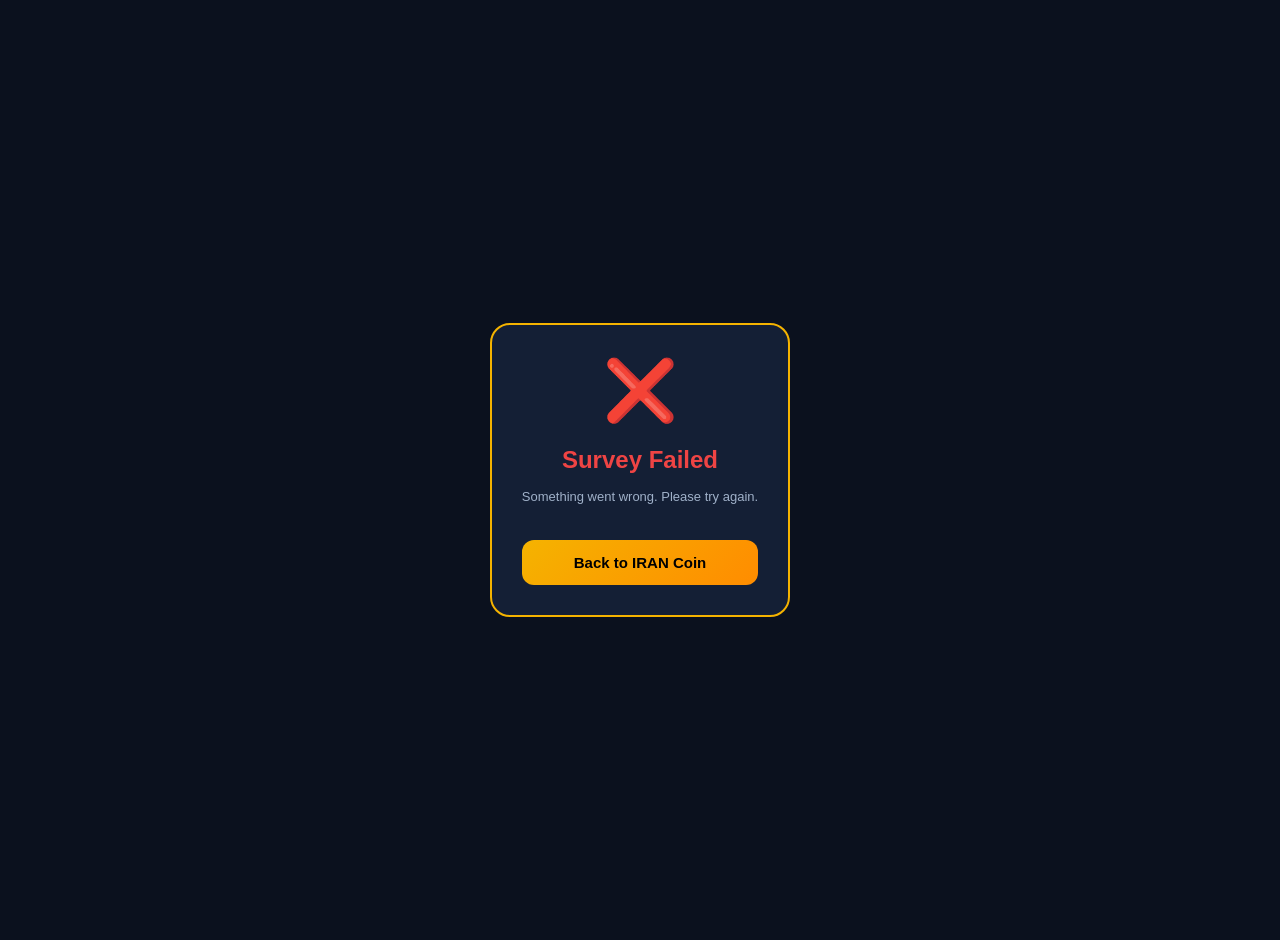
<file: cpx-return.html>
<!DOCTYPE html>
<html>
<head>
    <meta charset="UTF-8">
    <meta name="viewport" content="width=device-width, initial-scale=1.0">
    <title>Survey Complete - IRAN Coin</title>
    <script src="https://telegram.org/js/telegram-web-app.js"></script>
    <style>
        body {
            background: #0b111e;
            color: #fff;
            font-family: 'Poppins', sans-serif;
            display: flex;
            justify-content: center;
            align-items: center;
            min-height: 100vh;
            margin: 0;
            text-align: center;
            padding: 20px;
        }
        .card {
            background: rgba(22,33,56,0.9);
            border: 2px solid #f5b300;
            border-radius: 20px;
            padding: 30px;
            max-width: 320px;
        }
        .icon { font-size: 60px; margin-bottom: 15px; }
        h2 { color: #f5b300; margin-bottom: 10px; }
        p { color: #a0b1c9; font-size: 13px; line-height: 1.6; }
        .btn {
            background: linear-gradient(135deg, #f5b300, #ff8c00);
            color: #000; font-weight: 700;
            border: none; padding: 14px;
            border-radius: 12px; width: 100%;
            font-size: 15px; cursor: pointer;
            margin-top: 20px;
        }
    </style>
</head>
<body>
    <div class="card">
        <div class="icon" id="statusIcon">⏳</div>
        <h2 id="statusTitle">Processing...</h2>
        <p id="statusDesc">Please wait while we process your reward.</p>
        <button class="btn" onclick="goBack()">Back to IRAN Coin</button>
    </div>

    <script>
        const tg = window.Telegram?.WebApp;
        if (tg) { try { tg.ready(); tg.expand(); } catch(e){} }

        const params = new URLSearchParams(window.location.search);
        const status = params.get('status');
        const transId = params.get('trans_id');

        const iconEl = document.getElementById('statusIcon');
        const titleEl = document.getElementById('statusTitle');
        const descEl = document.getElementById('statusDesc');

        if (status === '1') {
            iconEl.innerText = '🎉';
            titleEl.innerText = 'Survey Complete!';
            titleEl.style.color = '#10b981';
            descEl.innerText = 'Your coins have been added to your IRAN Coin balance!';
        } else if (status === '2') {
            iconEl.innerText = '⚠️';
            titleEl.innerText = 'Survey Incomplete';
            titleEl.style.color = '#f59e0b';
            descEl.innerText = 'You did not qualify for this survey. Try another one!';
        } else {
            iconEl.innerText = '❌';
            titleEl.innerText = 'Survey Failed';
            titleEl.style.color = '#ef4444';
            descEl.innerText = 'Something went wrong. Please try again.';
        }

        function goBack() {
            if (tg?.close) tg.close();
            else window.location.href = 
                'https://kali2721362.github.io/iran-coin-bot/';
        }

        /* Auto close after 3s if successful */
        if (status === '1') {
            setTimeout(() => {
                if (tg?.close) tg.close();
            }, 3000);
        }
    </script>
</body>
</html>
</file>
